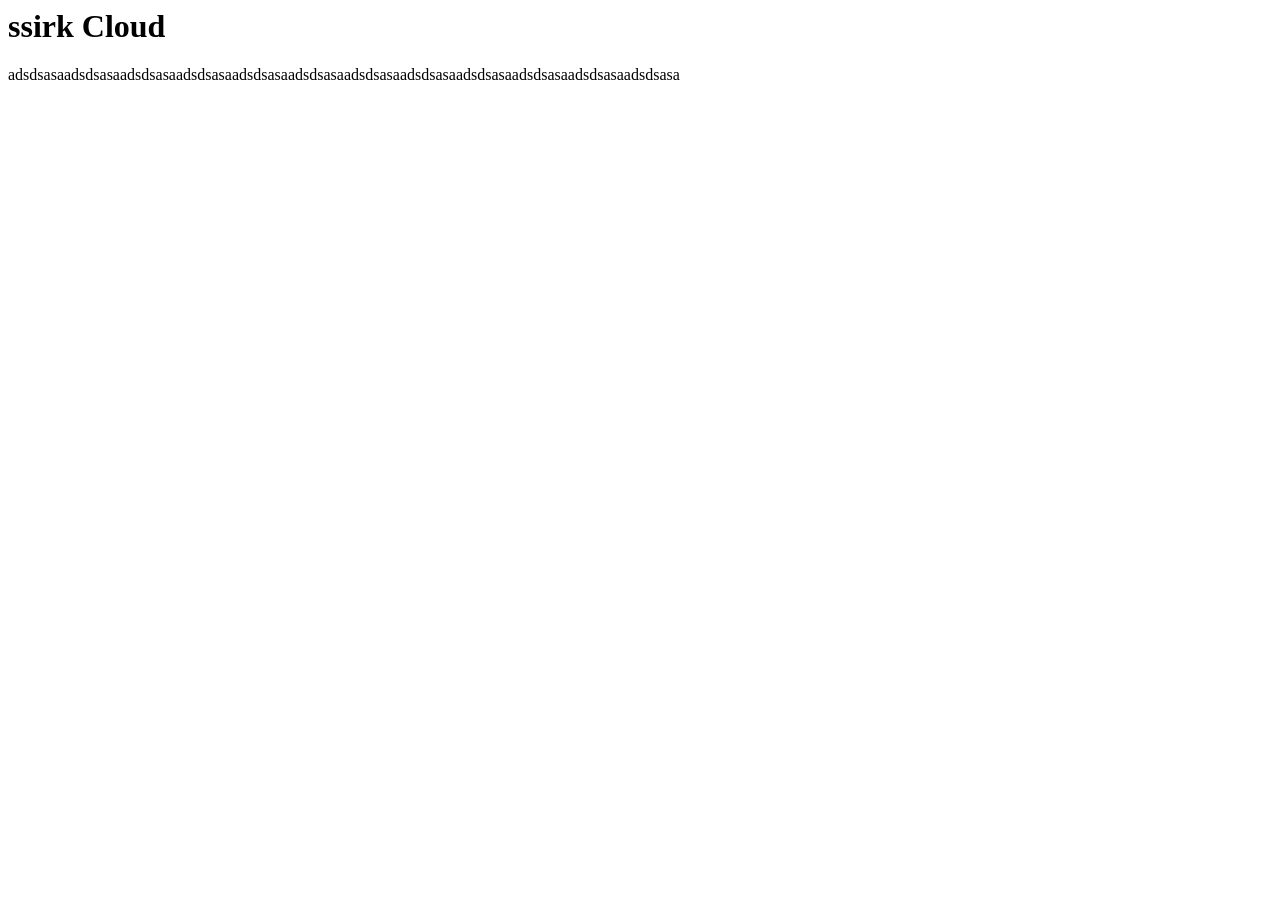
<file: .github/workflows/index.html>
<html lang="en">
<head>
    <meta charset="UTF-8">
    <meta name="viewport" content="width=device-width, initial-scale=1.0">
    <title>Document</title>
</head>
<body>
    <h1>ssirk Cloud</h1>
    <p>adsdsasaadsdsasaadsdsasaadsdsasaadsdsasaadsdsasaadsdsasaadsdsasaadsdsasaadsdsasaadsdsasaadsdsasa</p>
</body>
</html>
</file>
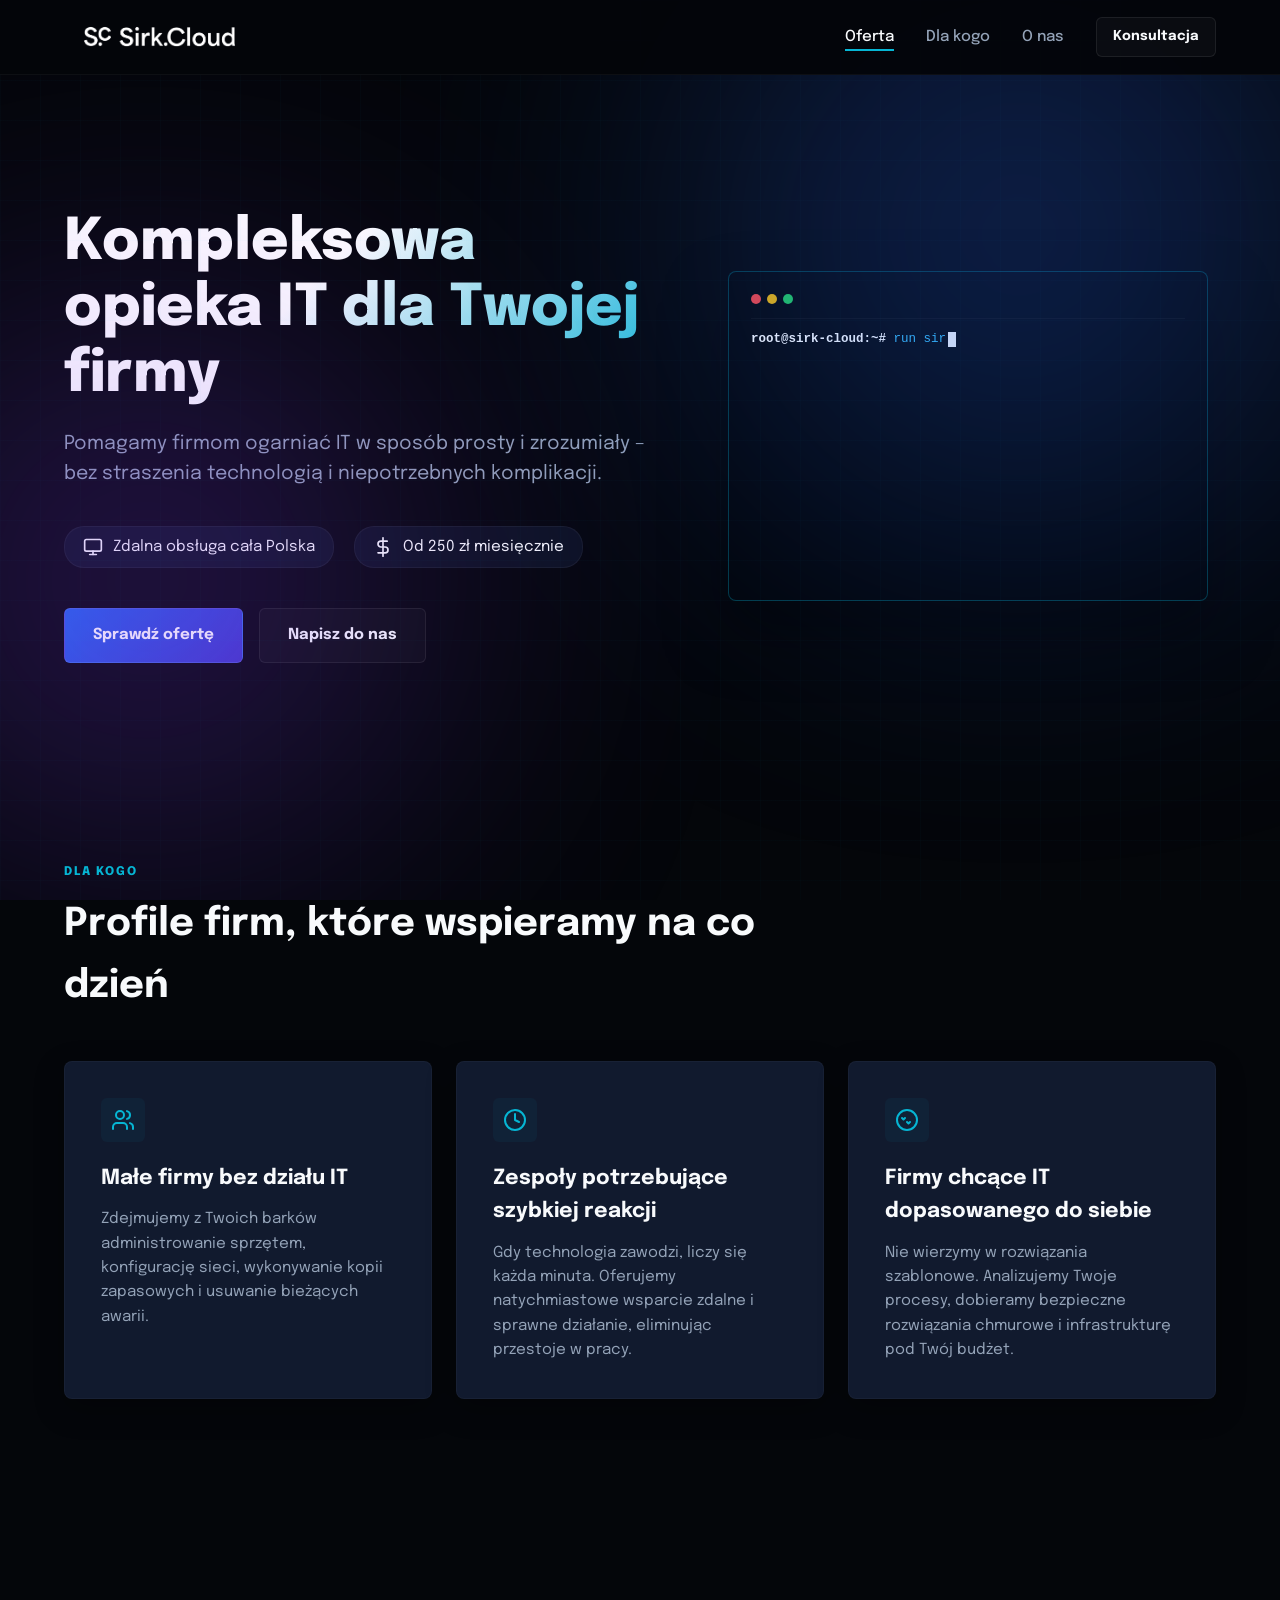
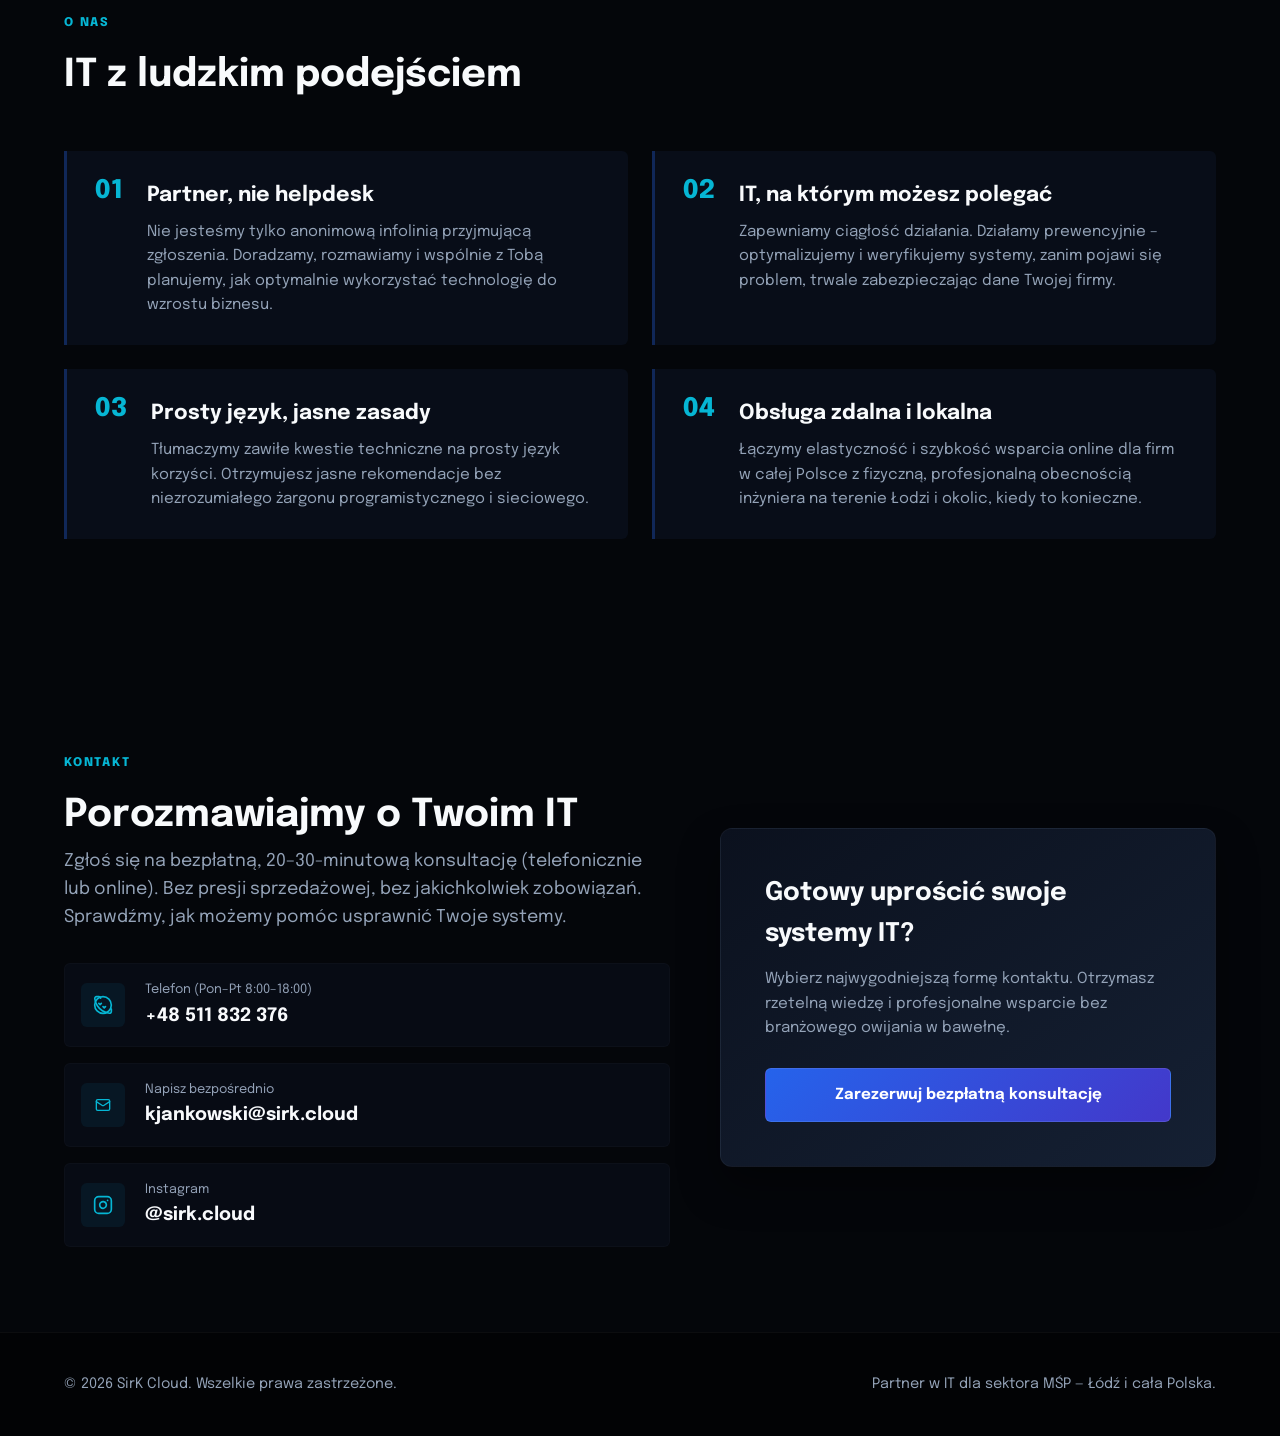
<file: index_old_z_bash.html>
<!DOCTYPE html>
<html lang="pl">
<head>
    <meta charset="UTF-8">
    <meta name="viewport" content="width=device-width, initial-scale=1.0">
    <title>SirK Cloud | Nowoczesny Outsourcing IT</title>
    
    <link rel="icon" type="image/png" href="favicon.png">
    
    <link rel="preconnect" href="https://fonts.googleapis.com">
    <link rel="preconnect" href="https://fonts.gstatic.com" crossorigin>
    <link href="https://fonts.googleapis.com/css2?family=Epilogue:wght@400;500;700;800&display=swap" rel="stylesheet">

    <style>
        /* CSS Core Reset & Base Styles */
        *, *::before, *::after { box-sizing: border-box; margin: 0; padding: 0; }

        :root {
            --bg-main: #04060a; --bg-surface: #0b111e; --bg-card: #111a2e;
            --accent-indigo: #4338ca; --accent-blue: #2563eb; --accent-cyan: #06b6d4; --accent-purple: #7c3aed;
            --text-main: #f8fafc; --text-muted: #94a3b8;
            --container-max: 1200px;
            --font-primary: 'Epilogue', sans-serif;
        }

        html { 
            font-family: var(--font-primary); 
            background-color: var(--bg-main); 
            color: var(--text-main);
        }
        body { overflow-x: hidden; position: relative; background-color: var(--bg-main); line-height: 1.6; -webkit-font-smoothing: antialiased; }
        .container { width: 100%; max-width: var(--container-max); margin: 0 auto; padding: 0 24px; }
        .section { padding: 85px 0; position: relative; z-index: 2; }
        
        #o-nas { padding: 125px 0; }

        /* Tło Aurora & Grid */
        .aurora-container { position: fixed; top: 0; left: 0; width: 100vw; height: 100vh; z-index: 1; pointer-events: none; overflow: hidden; }
        .aurora-glow { position: absolute; border-radius: 50%; filter: blur(140px); opacity: 0.28; }
        .aurora-1 { width: 650px; height: 650px; background: var(--accent-blue); top: -10%; right: -5%; }
        .aurora-2 { width: 550px; height: 550px; background: var(--accent-purple); bottom: 5%; left: -10%; }

        .tech-grid-overlay {
            position: absolute; width: 100%; height: 100%;
            background-image: 
                linear-gradient(to right, rgba(6, 182, 212, 0.02) 1px, transparent 1px),
                linear-gradient(to bottom, rgba(6, 182, 212, 0.02) 1px, transparent 1px);
            background-size: 40px 40px;
        }

        /* Header / Menu */
        .main-header {
            position: fixed; top: 0; left: 0; width: 100%; z-index: 100;
            background-color: rgba(4, 6, 10, 0.96);
            border-bottom: 1px solid rgba(255, 255, 255, 0.04); padding: 14px 0;
        }

        .header-container { display: flex; justify-content: space-between; align-items: center; }
        .logo-container { display: flex; align-items: center; text-decoration: none; cursor: pointer; }
        .logo-img { height: 46px; width: auto; object-fit: contain; }
        .logo-fallback { font-weight: 800; font-size: 1.5rem; color: var(--text-main); }
        .accent-text { color: var(--accent-cyan); }

        .main-nav ul { display: flex; list-style: none; align-items: center; gap: 32px; }
        
        .nav-link { 
            color: var(--text-muted); 
            text-decoration: none; 
            font-weight: 500; 
            font-size: 0.95rem; 
            position: relative; 
            padding: 6px 0;
            transition: color 0.2s ease;
        }
        .nav-link:hover { color: var(--text-main); }
        
        .nav-link::after { 
            content: ''; 
            position: absolute; 
            bottom: 0; 
            left: 0; 
            width: 100%; 
            height: 2px; 
            background-color: var(--accent-cyan); 
            transform: scaleX(0); 
            transition: transform 0.25s ease-in-out;
        }
        .nav-link.active { color: var(--text-main); }
        .nav-link.active::after { transform: scaleX(1); }

        /* Przyciski */
        .btn {
            display: inline-flex; align-items: center; justify-content: center; padding: 14px 28px;
            font-family: var(--font-primary); font-size: 0.95rem; font-weight: 700; text-decoration: none;
            border-radius: 6px; cursor: pointer; transition: transform 0.3s cubic-bezier(0.25, 1, 0.5, 1), background-color 0.3s ease, border-color 0.3s ease, box-shadow 0.3s ease;
        }
        .btn-sm { padding: 8px 16px; font-size: 0.85rem; }
        .btn-secondary { background-color: rgba(255, 255, 255, 0.03); color: var(--text-main); border: 1px solid rgba(255, 255, 255, 0.08); }
        .btn-secondary:hover { background-color: rgba(255, 255, 255, 0.07); border-color: var(--accent-cyan); transform: translateY(-2px); }
        
        .btn-secondary.consultation-active {
            border-color: var(--accent-cyan);
            background-color: rgba(6, 182, 212, 0.15);
            box-shadow: 0 0 15px rgba(6, 182, 212, 0.4);
        }

        .btn-primary {
            background: linear-gradient(135deg, var(--accent-blue) 0%, var(--accent-indigo) 100%);
            color: #ffffff; border: 1px solid rgba(255,255,255,0.1);
        }
        .btn-primary:hover { transform: translateY(-2px); background: linear-gradient(135deg, var(--accent-blue) 30%, var(--accent-purple) 100%); }
        .btn-full { width: 100%; }

        /* Hero Sekcja */
        .hero-section { padding-top: 210px; padding-bottom: 110px; }
        .hero-container { display: grid; grid-template-columns: 1.10fr 0.90fr; gap: 50px; align-items: center; }
        .hero-title {
            font-size: 3.6rem; font-weight: 800; margin-bottom: 20px; line-height: 1.15;
            background: linear-gradient(135deg, #ffffff 40%, var(--accent-cyan) 100%);
            -webkit-background-clip: text; -webkit-text-fill-color: transparent;
        }
        .hero-subtitle { font-size: 1.2rem; color: var(--text-muted); margin-bottom: 36px; max-width: 600px; }
        .hero-meta { display: flex; gap: 20px; margin-bottom: 40px; flex-wrap: wrap; }
        .meta-item {
            display: inline-flex; align-items: center; gap: 10px; color: var(--text-main); font-size: 0.95rem;
            background: rgba(17, 26, 46, 0.6); border: 1px solid rgba(255, 255, 255, 0.05); padding: 8px 18px; border-radius: 20px;
        }
        .hero-actions { display: flex; gap: 16px; }

        /* Terminal */
        .hero-visual { display: flex; justify-content: center; align-items: center; position: relative; width: 100%; }
        .production-terminal {
            width: 100%; max-width: 480px; min-height: 330px; max-height: 330px;
            background: #020408; border: 1px solid rgba(6, 182, 212, 0.3); border-radius: 8px;
            box-shadow: 0 30px 60px rgba(0,0,0,0.6); padding: 0 22px 22px 22px;
            font-family: 'Courier New', Courier, monospace; font-size: 12.5px; color: #38bdf8;
            text-align: left; position: relative; 
            overflow: hidden;
            -webkit-transform: translate3d(0, 0, 0);
        }

        .terminal-header { 
            position: relative; z-index: 10;
            display: flex; gap: 6px; padding-top: 22px; padding-bottom: 14px; 
            border-bottom: 1px solid rgba(255,255,255,0.04); 
        }
        .term-dot { width: 10px; height: 10px; border-radius: 50%; }
        .term-dot.red { background: #ef4444; }
        .term-dot.yellow { background: #eab308; }
        .term-dot.green { background: #22c55e; }

        .log-output { display: flex; flex-direction: column; gap: 8px; padding-top: 12px; overflow: hidden; }
        .term-row { display: block; line-height: 1.4; white-space: normal; word-break: break-all; }
        
        .progress-row-layout { display: flex; justify-content: space-between; align-items: center; width: 100%; gap: 10px; }
        .progress-bar-wrapper { display: flex; align-items: center; white-space: nowrap; overflow: hidden; flex-grow: 1; }
        .progress-bar-fill { color: #38bdf8; letter-spacing: 0px; display: inline-block; word-break: break-all; }
        .progress-percentage-val { min-width: 40px; text-align: right; font-weight: bold; flex-shrink: 0; color: #a7f3d0; }
        
        .admin-input { color: #f1f5f9; font-weight: 500; }
        #terminalHiddenInput { position: absolute; opacity: 0; pointer-events: none; width: 0; height: 0; }

        .term-cursor {
            display: inline-block; width: 8px; height: 15px; background-color: #f1f5f9;
            margin-left: 2px; vertical-align: middle; animation: blinkCursor 0.8s infinite steps(1);
        }
        @keyframes blinkCursor { 0%, 100% { opacity: 0; } 50% { opacity: 1; } }
        
        .t-bold { font-weight: bold; color: var(--text-main); }
        .t-success { color: #22c55e; font-weight: bold; }
        .t-warn { color: #eab308; }
        .t-danger { color: #ef4444; font-weight: bold; }

        /* Sekcja nagłówków */
        .section-header { margin-bottom: 44px; max-width: 700px; }
        .section-tag { display: inline-block; color: var(--accent-cyan); font-size: 0.75rem; font-weight: 800; letter-spacing: 0.15em; text-transform: uppercase; margin-bottom: 12px; }
        .section-title { font-size: 2.4rem; font-weight: 700; }

        /* Siatki */
        .cards-grid { display: grid; gap: 24px; }
        .layout-3-col { grid-template-columns: repeat(3, 1fr); }
        .layout-2-col { grid-template-columns: repeat(2, 1fr); }

        /* Karty */
        .interactive-card {
            background-color: var(--bg-card); border: 1px solid rgba(255, 255, 255, 0.03); padding: 36px; border-radius: 8px; position: relative; box-shadow: 0 10px 30px rgba(0,0,0,0.3); transition: transform 0.4s ease, border-color 0.4s ease;
        }
        .interactive-card:hover { transform: translateY(-5px); border-color: rgba(6, 182, 212, 0.3); }
        .card-icon { color: var(--accent-cyan); margin-bottom: 20px; width: 44px; height: 44px; display: flex; align-items: center; justify-content: center; background: rgba(6, 182, 212, 0.05); border-radius: 6px; }
        .interactive-card h3 { font-size: 1.3rem; margin-bottom: 12px; }
        .interactive-card p { color: var(--text-muted); font-size: 0.95rem; }

        /* Filary "O Nas" */
        .filar-item { display: flex; gap: 24px; background: rgba(17, 26, 46, 0.4); border-left: 3px solid rgba(37, 99, 235, 0.3); padding: 28px; border-radius: 0 6px 6px 0; transition: border-left-color 0.4s ease, background-color 0.4s ease; }
        .filar-item:hover { border-left-color: var(--accent-cyan); background-color: rgba(17, 26, 46, 0.7); }
        .filar-number { font-size: 1.6rem; font-weight: 800; color: var(--accent-cyan); line-height: 1; }
        .filar-content h3 { font-size: 1.3rem; margin-bottom: 8px; }
        .filar-content p { color: var(--text-muted); font-size: 0.95rem; }

        /* Sekcja Kontakt */
        .contact-container { display: grid; grid-template-columns: 1.1fr 0.9fr; gap: 50px; align-items: center; }
        .contact-lead { color: var(--text-muted); font-size: 1.1rem; margin-bottom: 32px; }
        .contact-details { display: flex; flex-direction: column; gap: 16px; }
        .contact-method { display: flex; align-items: center; gap: 20px; text-decoration: none; color: var(--text-main); padding: 16px; background: rgba(17, 26, 46, 0.3); border: 1px solid rgba(255, 255, 255, 0.02); border-radius: 6px; transition: border-color 0.4s ease, background 0.4s ease; }
        .contact-method:hover { border-color: rgba(6, 182, 212, 0.2); background: rgba(17, 26, 46, 0.6); }
        .method-icon { width: 44px; height: 44px; border-radius: 6px; background: rgba(6, 182, 212, 0.08); color: var(--accent-cyan); display: flex; align-items: center; justify-content: center; }
        .method-label { display: block; font-size: 0.8rem; color: var(--text-muted); }
        .method-value { font-weight: 700; font-size: 1.15rem; }
        .contact-cta-box { background: linear-gradient(145deg, var(--bg-surface) 0%, #152033 100%); border: 1px solid rgba(255, 255, 255, 0.04); padding: 44px; border-radius: 12px; box-shadow: 0 20px 40px rgba(0,0,0,0.4); }
        .contact-cta-box h3 { font-size: 1.6rem; margin-bottom: 12px; }
        .contact-cta-box p { color: var(--text-muted); margin-bottom: 28px; font-size: 0.95rem; }

        /* Stopka */
        .main-footer { border-top: 1px solid rgba(255, 255, 255, 0.04); padding: 40px 0; background-color: #020305; position: relative; z-index: 2; }
        .footer-container { display: flex; justify-content: space-between; align-items: center; flex-wrap: wrap; gap: 16px; color: var(--text-muted); font-size: 0.9rem; }

        /* SYSTEM POJAWIANIA SIĘ SEKCJI */
        .scroll-animate-trigger { 
            opacity: 0; 
            transform: translateY(24px); 
            transition: opacity 0.7s cubic-bezier(0.16, 1, 0.3, 1), transform 0.7s cubic-bezier(0.16, 1, 0.3, 1); 
            will-change: transform, opacity; 
        }
        .scroll-animate-trigger.active { opacity: 1; transform: translateY(0); }

        /* --- MEDIAPROF (RESPONSYWNOŚĆ MOBILNA) --- */
        @media (max-width: 1024px) {
            .hero-container, .contact-container { grid-template-columns: 1fr; gap: 40px; }
            .hero-visual { order: 1; margin-top: 20px; }
            .layout-3-col, .layout-2-col { grid-template-columns: 1fr; }
        }

        @media (max-width: 768px) {
            .section { padding: 60px 0; }
            #o-nas { padding: 60px 0; }
            .hero-section { padding-top: 130px; padding-bottom: 50px; }
            .hero-title { font-size: 2.2rem; text-align: center; }
            .hero-subtitle { font-size: 1.05rem; text-align: center; margin-bottom: 24px; }
            .hero-meta { justify-content: center; gap: 10px; }
            .hero-actions { flex-direction: column; width: 100%; gap: 12px; }
            .btn { width: 100%; }
            .main-header { padding: 10px 0; }
            .main-nav { display: none; }
            
            .production-terminal { font-size: 11px; min-height: 310px; max-height: 310px; padding: 0 16px 16px 16px; cursor: default; }
            .progress-bar-wrapper { letter-spacing: -1px; }

            .section-title { font-size: 1.7rem; }
            .filar-item { flex-direction: column; gap: 12px; border-left: none; border-top: 3px solid rgba(37, 99, 235, 0.3); padding: 20px; border-radius: 0 0 6px 6px; }
            .contact-cta-box { padding: 24px; }
            .footer-container { flex-direction: column; text-align: center; gap: 12px; }

            /* SZYBKA ANIMACJA DLA TELEFONÓW */
            .scroll-animate-trigger {
                opacity: 0;
                transform: translateY(12px);
                transition: opacity 0.35s ease-out, transform 0.35s ease-out;
            }
            .scroll-animate-trigger.active {
                opacity: 1;
                transform: translateY(0);
            }
        }
    </style>
</head>
<body>

    <div class="aurora-container" aria-hidden="true">
        <div class="tech-grid-overlay"></div>
        <div class="aurora-glow aurora-1"></div>
        <div class="aurora-glow aurora-2"></div>
    </div>

    <header class="main-header">
        <div class="container header-container">
            <a href="#" class="logo-container" data-scroll="oferta" aria-label="Przewiń na górę strony">
                <img src="RGB_Sirk Cloud_Horizontal_White_www.png" alt="SirK Cloud Logo" class="logo-img" onerror="this.style.display='none'; this.nextElementSibling.style.display='block';">
                <span class="logo-fallback" style="display:none;">SirK <span class="accent-text">Cloud</span></span>
            </a>
            <nav class="main-nav" aria-label="Nawigacja główna">
                <ul>
                    <li><a href="#oferta" data-scroll="oferta" class="nav-link">Oferta</a></li>
                    <li><a href="#dla-kogo" data-scroll="dla-kogo" class="nav-link">Dla kogo</a></li>
                    <li><a href="#o-nas" data-scroll="o-nas" class="nav-link">O nas</a></li>
                    <li><a href="#kontakt" data-scroll="kontakt" id="consultationBtn" class="btn btn-secondary btn-sm">Konsultacja</a></li>
                </ul>
            </nav>
        </div>
    </header>

    <main>
        <section class="hero-section" id="oferta">
            <div class="container hero-container">
                <div class="hero-content">
                    <h1 class="hero-title">Kompleksowa opieka IT dla Twojej firmy</h1>
                    <p class="hero-subtitle">Pomagamy firmom ogarniać IT w sposób prosty i zrozumiały – bez straszenia technologią i niepotrzebnych komplikacji.</p>
                    
                    <div class="hero-meta" aria-label="Informacje o usłudze">
                        <div class="meta-item">
                            <svg xmlns="http://www.w3.org/2000/svg" width="20" height="20" viewBox="0 0 24 24" fill="none" stroke="currentColor" stroke-width="2" stroke-linecap="round" stroke-linejoin="round"><rect width="20" height="14" x="2" y="3" rx="2"/><line x1="8" x2="16" y1="21" y2="21"/><line x1="12" x2="12" y1="17" y2="21"/></svg>
                            <span>Zdalna obsługa cała Polska</span>
                        </div>
                        <div class="meta-item">
                            <svg xmlns="http://www.w3.org/2000/svg" width="20" height="20" viewBox="0 0 24 24" fill="none" stroke="currentColor" stroke-width="2" stroke-linecap="round" stroke-linejoin="round"><line x1="12" x2="12" y1="1" y2="23"/><path d="M17 5H9.5a3.5 3.5 0 0 0 0 7h5a3.5 3.5 0 0 1 0 7H6"/></svg>
                            <span>Od 250 zł miesięcznie</span>
                        </div>
                    </div>

                    <div class="hero-actions">
                        <a href="#dla-kogo" data-scroll="dla-kogo" class="btn btn-primary">Sprawdź ofertę</a>
                        <a href="#kontakt" data-scroll="kontakt" class="btn btn-secondary">Napisz do nas</a>
                    </div>
                </div>
                
                <div class="hero-visual">
                    <div class="production-terminal" id="clickableTerminal">
                        <div class="terminal-header">
                            <div class="term-dot red"></div>
                            <div class="term-dot yellow"></div>
                            <div class="term-dot green"></div>
                        </div>
                        
                        <div id="terminalBody" class="log-output">
                            <span class="term-row"><span class="t-bold">root@sirk-cloud:~#</span> run sirk-business-support-core</span>
                            <div class="progress-row-layout" style="color:#a7f3d0;">
                                <span class="progress-bar-wrapper">&gt;&nbsp;[<span class="progress-bar-fill">██████████████████████████████████████████</span>]</span>
                                <span class="progress-percentage-val">100%</span>
                            </div>
                            <span class="term-row">&gt; Infrastruktura zoptymalizowana.</span>
                            <span class="term-row">&gt; Services status: <span class="t-success">[0] Active / Running</span></span>
                            <span class="term-row">&gt; System health check: <span class="t-success">0 errors</span> / <span class="t-warn">0 warnings</span></span>
                            <span class="term-row">&gt; Mission completed. All systems are stable.</span>
                            <span class="term-row"><span class="t-bold">root@sirk-cloud:~#</span> exit 0</span>
                            <span class="term-row">&gt; Connection closed.</span>
                            <span class="term-row"><span class="t-bold">root@sirk-cloud:~#</span> <span class="term-cursor"></span></span>
                        </div>
                        <input type="text" id="terminalHiddenInput" autocomplete="off">
                    </div>
                </div>
            </div>
        </section>

        <section class="section scroll-animate-trigger" id="dla-kogo">
            <div class="container">
                <div class="section-header">
                    <span class="section-tag">Dla kogo</span>
                    <h2 class="section-title">Profile firm, które wspieramy na co dzień</h2>
                </div>
                
                <div class="cards-grid layout-3-col">
                    <div class="interactive-card">
                        <div class="card-icon">
                            <svg xmlns="http://www.w3.org/2000/svg" width="24" height="24" viewBox="0 0 24 24" fill="none" stroke="currentColor" stroke-width="2" stroke-linecap="round" stroke-linejoin="round"><path d="M16 21v-2a4 4 0 0 0-4-4H6a4 4 0 0 0-4 4v2"/><circle cx="9" cy="7" r="4"/><path d="M22 21v-2a4 4 0 0 0-3-3.87"/><path d="M16 3.13a4 4 0 0 1 0 7.75"/></svg>
                        </div>
                        <h3>Małe firmy bez działu IT</h3>
                        <p>Zdejmujemy z Twoich barków administrowanie sprzętem, konfigurację sieci, wykonywanie kopii zapasowych i usuwanie bieżących awarii.</p>
                    </div>

                    <div class="interactive-card">
                        <div class="card-icon">
                            <svg xmlns="http://www.w3.org/2000/svg" width="24" height="24" viewBox="0 0 24 24" fill="none" stroke="currentColor" stroke-width="2" stroke-linecap="round" stroke-linejoin="round"><circle cx="12" cy="12" r="10"/><polyline points="12 6 12 12 16 14"/></svg>
                        </div>
                        <h3>Zespoły potrzebujące szybkiej reakcji</h3>
                        <p>Gdy technologia zawodzi, liczy się każda minuta. Oferujemy natychmiastowe wsparcie zdalne i sprawne działanie, eliminując przestoje w pracy.</p>
                    </div>

                    <div class="interactive-card">
                        <div class="card-icon">
                            <svg xmlns="http://www.w3.org/2000/svg" width="24" height="24" viewBox="0 0 24 24" fill="none" stroke="currentColor" stroke-width="2" stroke-linecap="round" stroke-linejoin="round"><path d="M12 22c5.523 0 10-4.477 10-10S17.523 2 12 2 2 6.477 2 12s4.477 10 10 10z"/><path d="m10 10-1.5 1.5L7 10"/><path d="m15 14-1.5 1.5L12 14"/></svg>
                        </div>
                        <h3>Firmy chcące IT dopasowanego do siebie</h3>
                        <p>Nie wierzymy w rozwiązania szablonowe. Analizujemy Twoje procesy, dobieramy bezpieczne rozwiązania chmurowe i infrastrukturę pod Twój budżet.</p>
                    </div>
                </div>
            </div>
        </section>

        <section class="section scroll-animate-trigger" id="o-nas">
            <div class="container">
                <div class="section-header">
                    <span class="section-tag">O nas</span>
                    <h2 class="section-title">IT z ludzkim podejściem</h2>
                </div>

                <div class="cards-grid layout-2-col">
                    <div class="filar-item">
                        <div class="filar-number">01</div>
                        <div class="filar-content">
                            <h3>Partner, nie helpdesk</h3>
                            <p>Nie jesteśmy tylko anonimową infolinią przyjmującą zgłoszenia. Doradzamy, rozmawiamy i wspólnie z Tobą planujemy, jak optymalnie wykorzystać technologię do wzrostu biznesu.</p>
                        </div>
                    </div>

                    <div class="filar-item">
                        <div class="filar-number">02</div>
                        <div class="filar-content">
                            <h3>IT, na którym możesz polegać</h3>
                            <p>Zapewniamy ciągłość działania. Działamy prewencyjnie – optymalizujemy i weryfikujemy systemy, zanim pojawi się problem, trwale zabezpieczając dane Twojej firmy.</p>
                        </div>
                    </div>

                    <div class="filar-item">
                        <div class="filar-number">03</div>
                        <div class="filar-content">
                            <h3>Prosty język, jasne zasady</h3>
                            <p>Tłumaczymy zawiłe kwestie techniczne na prosty język korzyści. Otrzymujesz jasne rekomendacje bez niezrozumiałego żargonu programistycznego i sieciowego.</p>
                        </div>
                    </div>

                    <div class="filar-item">
                        <div class="filar-number">04</div>
                        <div class="filar-content">
                            <h3>Obsługa zdalna i lokalna</h3>
                            <p>Łączymy elastyczność i szybkość wsparcia online dla firm w całej Polsce z fizyczną, profesjonalną obecnością inżyniera na terenie Łodzi i okolic, kiedy to konieczne.</p>
                        </div>
                    </div>
                </div>
            </div>
        </section>

        <section class="section scroll-animate-trigger" id="kontakt">
            <div class="container contact-container">
                <div class="contact-info-block">
                    <span class="section-tag">Kontakt</span>
                    <h2 class="section-title">Porozmawiajmy o Twoim IT</h2>
                    <p class="contact-lead">Zgłoś się na bezpłatną, 20–30-minutową konsultację (telefonicznie lub online). Bez presji sprzedażowej, bez jakichkolwiek zobowiązań. Sprawdźmy, jak możemy pomóc usprawnić Twoje systemy.</p>
                    
                    <div class="contact-details">
                        <a href="tel:+48511832376" class="contact-method" aria-label="Zadzwoń do nas pod numer +48 511 832 376">
                            <div class="method-icon">
                                <svg xmlns="http://www.w3.org/2000/svg" width="20" height="20" viewBox="0 0 24 24" fill="none" stroke="currentColor" stroke-width="2" stroke-linecap="round" stroke-linejoin="round"><path d="M22 16.92v3a2 2 0 0 1-2.18 2 19.79 19.79 0 0 1-8.63-3.07 19.5 19.5 0 0 1-6-6 19.79 19.79 0 0 1-3.07-8.67A2 2 0 0 1 4.11 2h3a2 2 0 0 1 2 1.72"/><path d="M12 22c5.523 0 10-4.477 10-10S17.523 2 12 2 2 6.477 2 12s4.477 10 10 10z"/><path d="m10 10-1.5 1.5L7 10"/><path d="m15 14-1.5 1.5L12 14"/></svg>
                            </div>
                            <div>
                                <span class="method-label">Telefon (Pon–Pt 8:00–18:00)</span>
                                <span class="method-value">+48 511 832 376</span>
                            </div>
                        </a>

                        <a href="mailto:kjankowski@sirk.cloud" class="contact-method" aria-label="Wyślij wiadomość e-mail na adres kjankowski@sirk.cloud">
                            <div class="method-icon">
                                <svg xmlns="http://www.w3.org/2000/svg" width="20" height="16" viewBox="0 0 24 24" fill="none" stroke="currentColor" stroke-width="2" stroke-linecap="round" stroke-linejoin="round"><rect width="20" height="16" x="2" y="4" rx="2"/><path d="m22 7-8.97 5.7a1.94 1.94 0 0 1-2.06 0L2 7"/></svg>
                            </div>
                            <div>
                                <span class="method-label">Napisz bezpośrednio</span>
                                <span class="method-value">kjankowski@sirk.cloud</span>
                            </div>
                        </a>

                        <a href="https://instagram.com/sirk.cloud" target="_blank" rel="noopener noreferrer" class="contact-method" aria-label="Odwiedź nasz profil na Instagramie @sirk.cloud">
                            <div class="method-icon">
                                <svg xmlns="http://www.w3.org/2000/svg" width="20" height="20" viewBox="0 0 24 24" fill="none" stroke="currentColor" stroke-width="2" stroke-linecap="round" stroke-linejoin="round"><rect width="20" height="20" x="2" y="2" rx="5" ry="5"/><path d="M16 11.37A4 4 0 1 1 12.63 8 4 4 0 0 1 16 11.37z"/><line x1="17.5" x2="17.51" y1="6.5" y2="6.5"/></svg>
                            </div>
                            <div>
                                <span class="method-label">Instagram</span>
                                <span class="method-value">@sirk.cloud</span>
                            </div>
                        </a>
                    </div>
                </div>

                <div class="contact-cta-box">
                    <h3>Gotowy uprościć swoje systemy IT?</h3>
                    <p>Wybierz najwygodniejszą formę kontaktu. Otrzymasz rzetelną wiedzę i profesjonalne wsparcie bez branżowego owijania w bawełnę.</p>
                    <a href="mailto:kjankowski@sirk.cloud?subject=Bezp%C5%82atna%20konsultacja%20IT" class="btn btn-primary btn-full">Zarezerwuj bezpłatną konsultację</a>
                </div>
            </div>
        </section>
    </main>

    <footer class="main-footer">
        <div class="container footer-container">
            <p>&copy; 2026 SirK Cloud. Wszelkie prawa zastrzeżone.</p>
            <p class="footer-sub">Partner w IT dla sektora MŚP — Łódź i cała Polska.</p>
        </div>
    </footer>

    <script>
        document.addEventListener('DOMContentLoaded', () => {
            const terminalWindow = document.getElementById('clickableTerminal');
            const terminalBody = document.getElementById('terminalBody');
            const hiddenInput = document.getElementById('terminalHiddenInput');
            let isInteractiveEnabled = false;

            // --- REVEAL INTERSECTION OBSERVER ---
            const initScrollReveal = () => {
                const sectionsToObserve = document.querySelectorAll('.scroll-animate-trigger');
                const isMobile = window.innerWidth <= 768;
                
                const observerOptions = {
                    root: null,
                    threshold: 0, 
                    rootMargin: isMobile ? "0px 0px 0px 0px" : "0px 0px -50px 0px"
                };

                const observer = new IntersectionObserver((entries) => {
                    entries.forEach(entry => {
                        if (entry.isIntersecting) {
                            entry.target.classList.add('active');
                            observer.unobserve(entry.target);
                        }
                    });
                }, observerOptions);
                
                sectionsToObserve.forEach(sec => observer.observe(sec));
            };
            initScrollReveal();

            // Zatrzymujemy wykonywanie skryptu terminala na mobile
            if (window.innerWidth <= 768) {
                return;
            }

            // Czyszczenie pod animację na desktopie
            terminalBody.innerHTML = "";

            const appendLog = (html) => {
                const row = document.createElement('span');
                row.className = 'term-row';
                row.innerHTML = html;
                terminalBody.appendChild(row);
                while (terminalBody.children.length > 11) {
                    terminalBody.removeChild(terminalBody.firstChild);
                }
                return row;
            };

            const createInteractivePromptLine = () => {
                const row = document.createElement('span');
                row.className = 'term-row';
                row.innerHTML = `<span class="t-bold">root@sirk-cloud:~#</span> <span class="admin-input"></span><span class="term-cursor"></span>`;
                terminalBody.appendChild(row);
                while (terminalBody.children.length > 11) {
                    terminalBody.removeChild(terminalBody.firstChild);
                }
                hiddenInput.value = "";
                hiddenInput.focus();
            };

            const sleep = (ms) => new Promise(r => setTimeout(r, ms));

            const runAutoSequence = async () => {
                const firstRow = document.createElement('span');
                firstRow.className = 'term-row';
                firstRow.innerHTML = `<span class="t-bold">root@sirk-cloud:~#</span> <span class="term-text-container"></span><span class="term-cursor"></span>`;
                terminalBody.appendChild(firstRow);
                
                await sleep(1500);
                
                const textContainer = firstRow.querySelector('.term-text-container');
                const commandText = "run sirk-business-support-core";
                
                for (let i = 0; i < commandText.length; i++) {
                    textContainer.textContent += commandText[i];
                    await sleep(60); 
                }
                
                const firstCursor = firstRow.querySelector('.term-cursor');
                if(firstCursor) firstCursor.remove();

                await sleep(600);
                
                const progressRow = appendLog(`
                    <div class="progress-row-layout" style="color:#a7f3d0;">
                        <span class="progress-bar-wrapper">&gt;&nbsp;[<span class="progress-bar-fill"></span>]</span>
                        <span class="progress-percentage-val">0%</span>
                    </div>
                `);
                
                const progressBarFill = progressRow.querySelector('.progress-bar-fill');
                const progressPercentageVal = progressRow.querySelector('.progress-percentage-val');
                
                const totalBlocks = 41; 
                for (let i = 1; i <= totalBlocks; i++) {
                    progressBarFill.textContent += "█";
                    const percentage = Math.round((i / totalBlocks) * 100);
                    progressPercentageVal.textContent = `${percentage}%`;
                    await sleep(35); 
                }

                await sleep(600);
                appendLog(`&gt; Infrastruktura zoptymalizowana.`);
                await sleep(700);
                appendLog(`&gt; Services status: <span class="t-success">[0] Active / Running</span>`);
                await sleep(700);
                appendLog(`&gt; System health check: <span class="t-success">0 errors</span> / <span class="t-warn">0 warnings</span>`);
                await sleep(800);
                appendLog(`&gt; Mission completed. All systems are stable.`);
                
                const exitRow = document.createElement('span');
                exitRow.className = 'term-row';
                exitRow.innerHTML = `<span class="t-bold">root@sirk-cloud:~#</span> <span class="exit-text-container"></span><span class="term-cursor"></span>`;
                terminalBody.appendChild(exitRow);
                while (terminalBody.children.length > 11) {
                    terminalBody.removeChild(terminalBody.firstChild);
                }

                await sleep(3000);

                const exitTextContainer = exitRow.querySelector('.exit-text-container');
                const exitCommandText = "exit 0";

                for (let i = 0; i < exitCommandText.length; i++) {
                    exitTextContainer.textContent += exitCommandText[i];
                    await sleep(80); 
                }

                const exitCursor = exitRow.querySelector('.term-cursor');
                if(exitCursor) exitCursor.remove();

                await sleep(500);
                appendLog(`&gt; Connection closed.`);
                await sleep(400);
                
                isInteractiveEnabled = true;
                createInteractivePromptLine();
            };

            terminalWindow.addEventListener('click', () => { 
                if(isInteractiveEnabled) hiddenInput.focus(); 
            });
            
            hiddenInput.addEventListener('input', (e) => {
                if(!isInteractiveEnabled) return;
                const rows = terminalBody.querySelectorAll('.term-row');
                if(rows.length > 0) {
                    const span = rows[rows.length - 1].querySelector('.admin-input');
                    if(span) span.textContent = e.target.value;
                }
            });

            hiddenInput.addEventListener('keydown', (e) => {
                if(e.key === 'Enter' && isInteractiveEnabled) {
                    const val = hiddenInput.value.trim();
                    const rows = terminalBody.querySelectorAll('.term-row');
                    if(rows.length > 0) {
                        const lastCursor = rows[rows.length - 1].querySelector('.term-cursor');
                        if(lastCursor) lastCursor.remove();
                    }
                    if(val === 'clear' || val === 'exit') terminalBody.innerHTML = "";
                    else if(val !== "") appendLog(`<span class="t-danger">bash: "${val}": command not found</span>`);
                    createInteractivePromptLine();
                }
            });

            runAutoSequence();
        });

        // --- NATIVE SMOOTH SCROLL ---
        document.querySelectorAll('[data-scroll]').forEach(trigger => {
            trigger.addEventListener('click', (e) => {
                e.preventDefault();
                const targetId = trigger.getAttribute('data-scroll');
                const targetSection = document.getElementById(targetId);
                if (!targetSection) return;

                const menuOffset = window.innerWidth <= 768 ? 65 : 95;
                const targetPosition = targetSection.offsetTop - menuOffset;

                window.scrollTo({
                    top: targetPosition,
                    behavior: 'smooth'
                });
            });
        });

        // Lekki ScrollSpy
        const sections = document.querySelectorAll('section[id], #kontakt');
        const navLinks = document.querySelectorAll('.nav-link');
        const consultationBtn = document.getElementById('consultationBtn');
        const menuOffset = 105;

        const updateActiveMenuLink = () => {
            if (window.innerWidth <= 768) return;

            let currentActiveId = "oferta";
            const scrollPosition = window.scrollY + menuOffset;
            const isAtBottom = (window.innerHeight + window.scrollY) >= document.documentElement.scrollHeight - 20;

            sections.forEach(section => {
                if (scrollPosition >= section.offsetTop) {
                    currentActiveId = section.getAttribute('id');
                }
            });

            if (isAtBottom) {
                navLinks.forEach(link => link.classList.remove('active'));
                consultationBtn.classList.add('consultation-active');
            } else {
                consultationBtn.classList.remove('consultation-active');
                navLinks.forEach(link => {
                    if (link.getAttribute('data-scroll') === currentActiveId) {
                        link.classList.add('active');
                    } else {
                        link.classList.remove('active');
                    }
                });
            }
        };

        window.addEventListener('scroll', updateActiveMenuLink, { passive: true });
    </script>
</body>
</html>
</file>
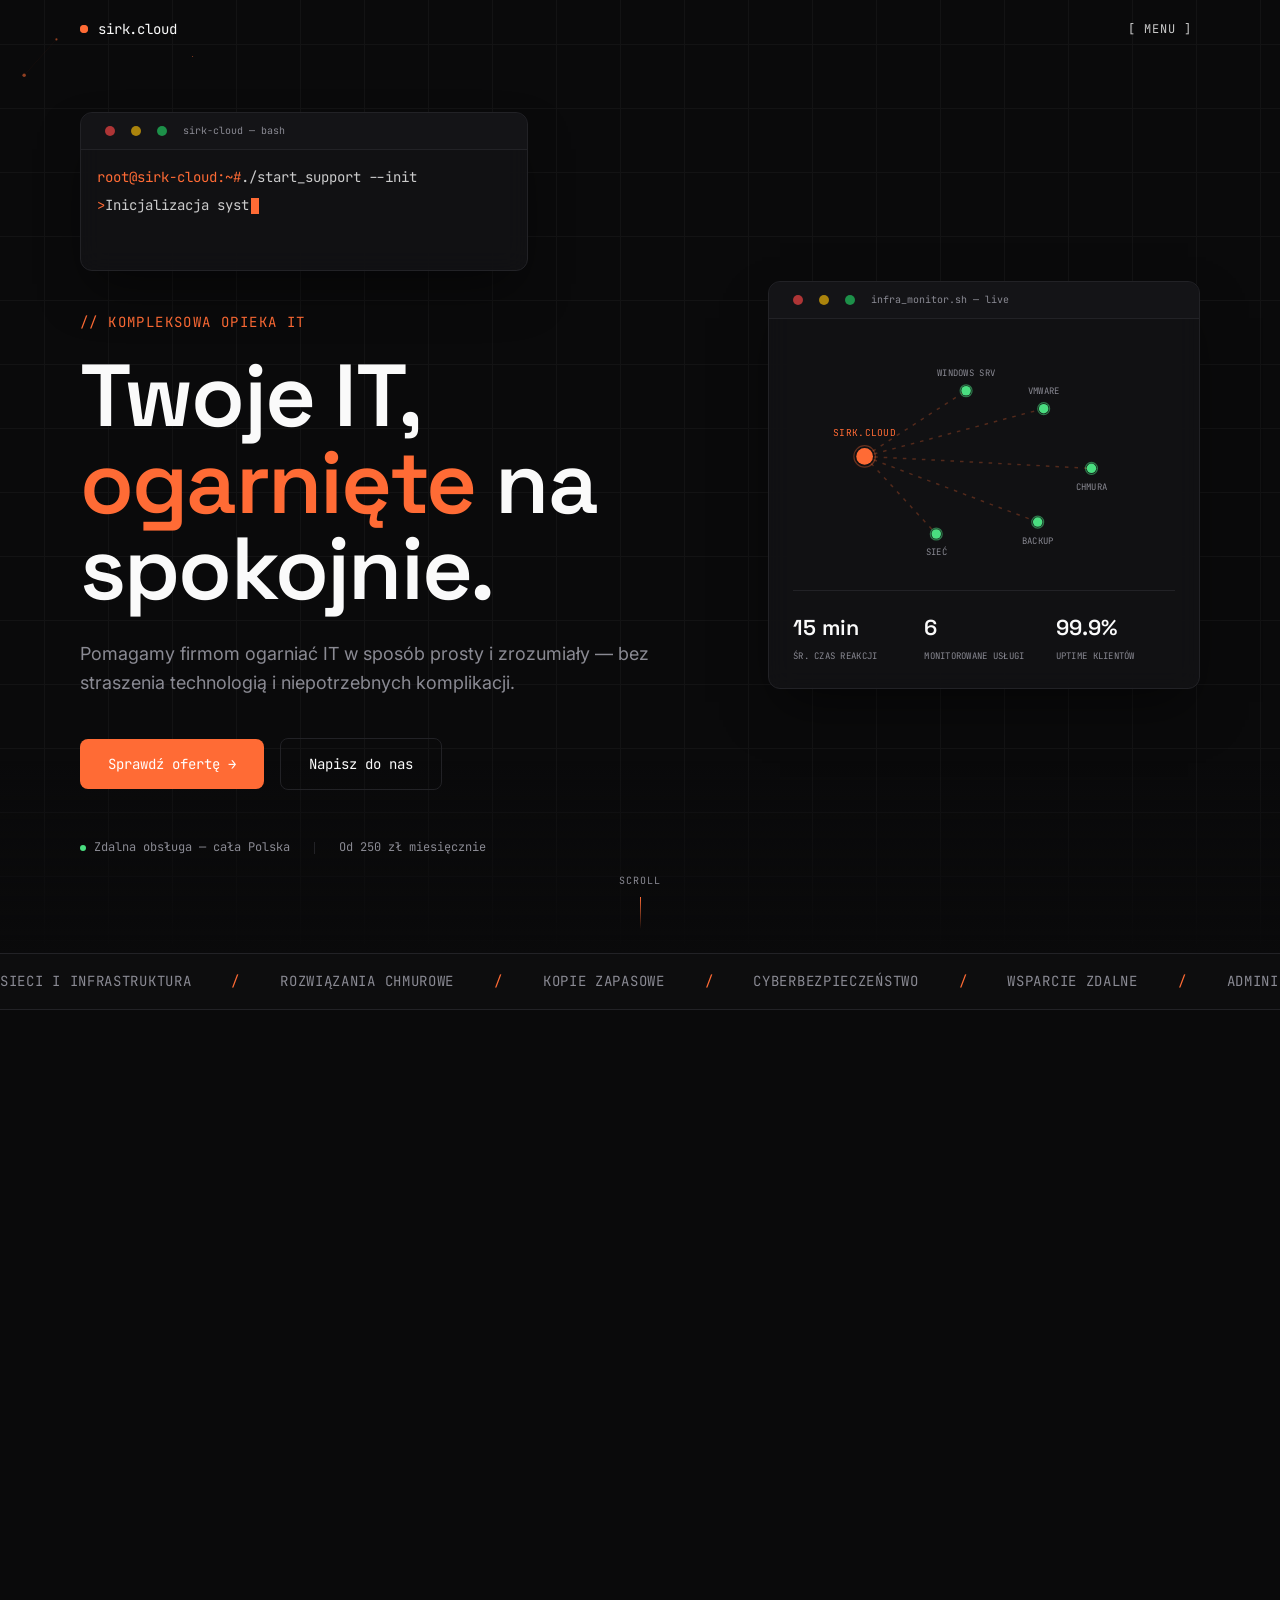
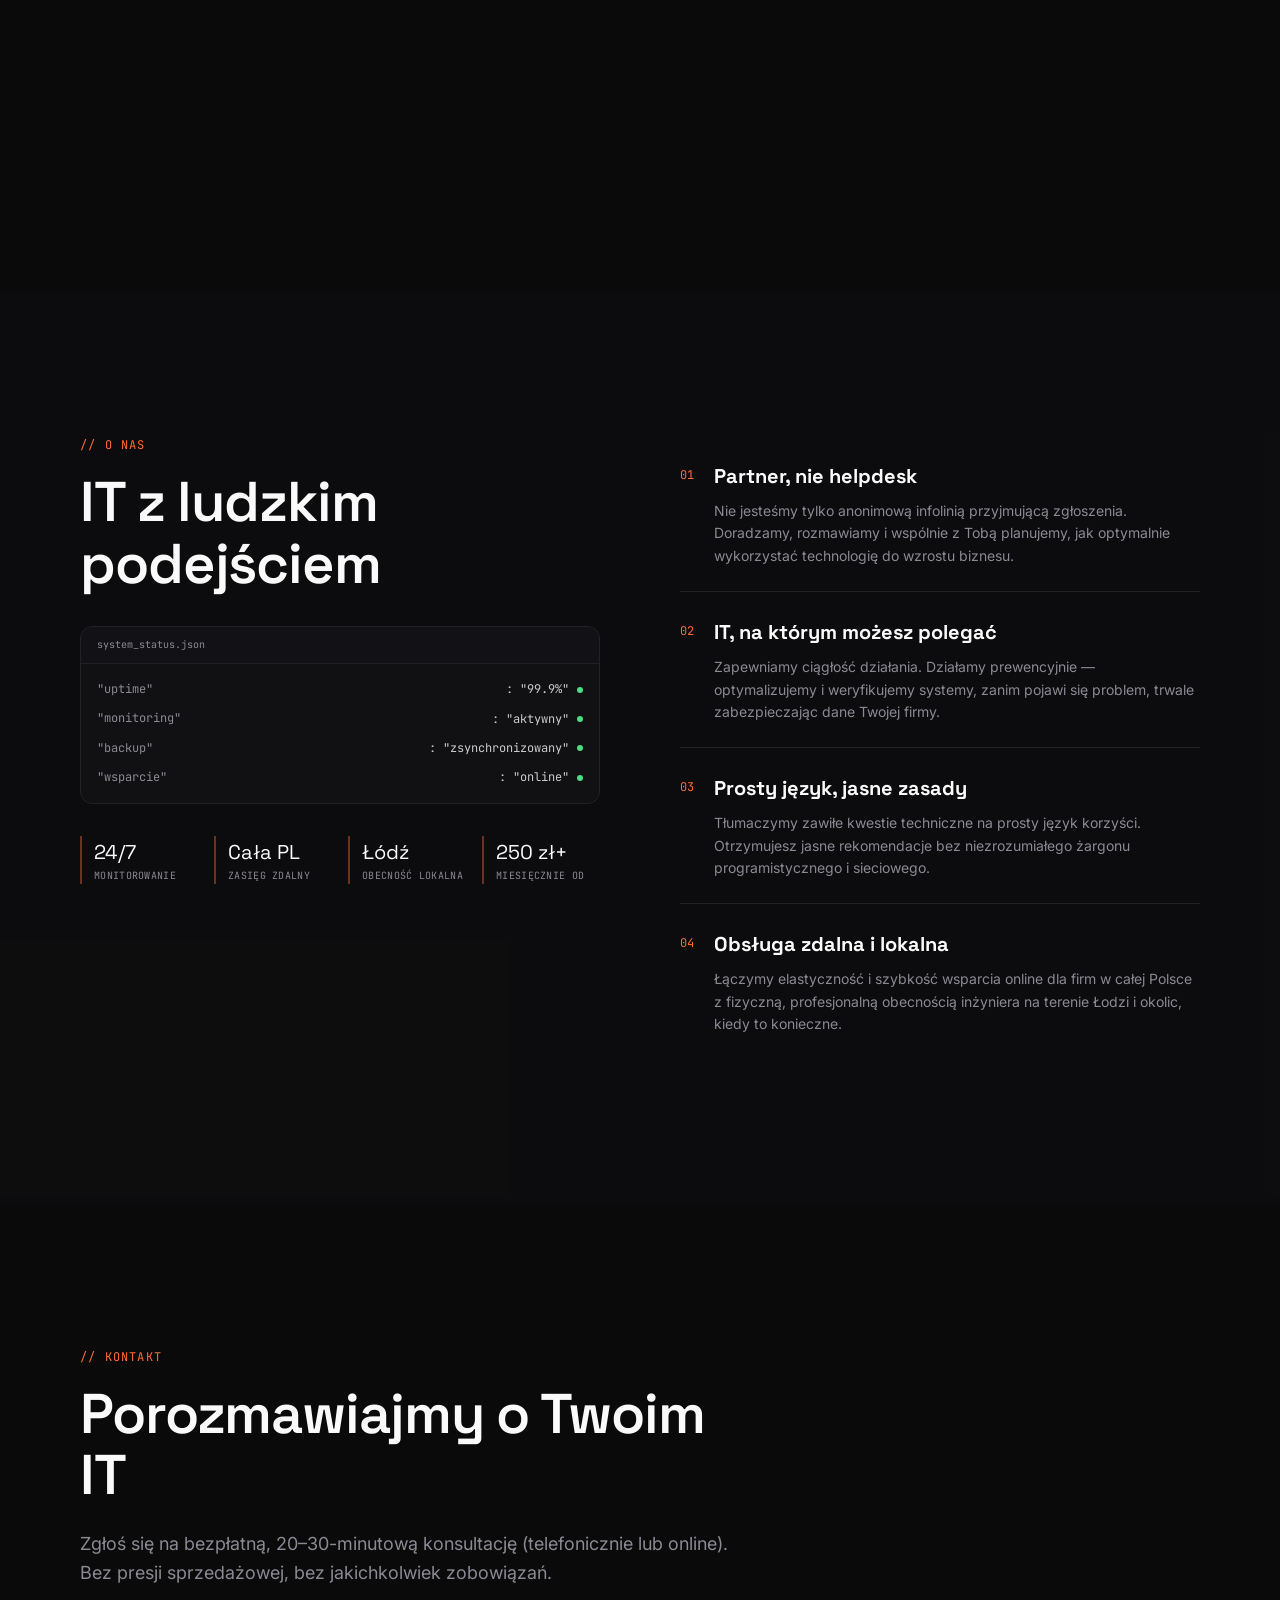
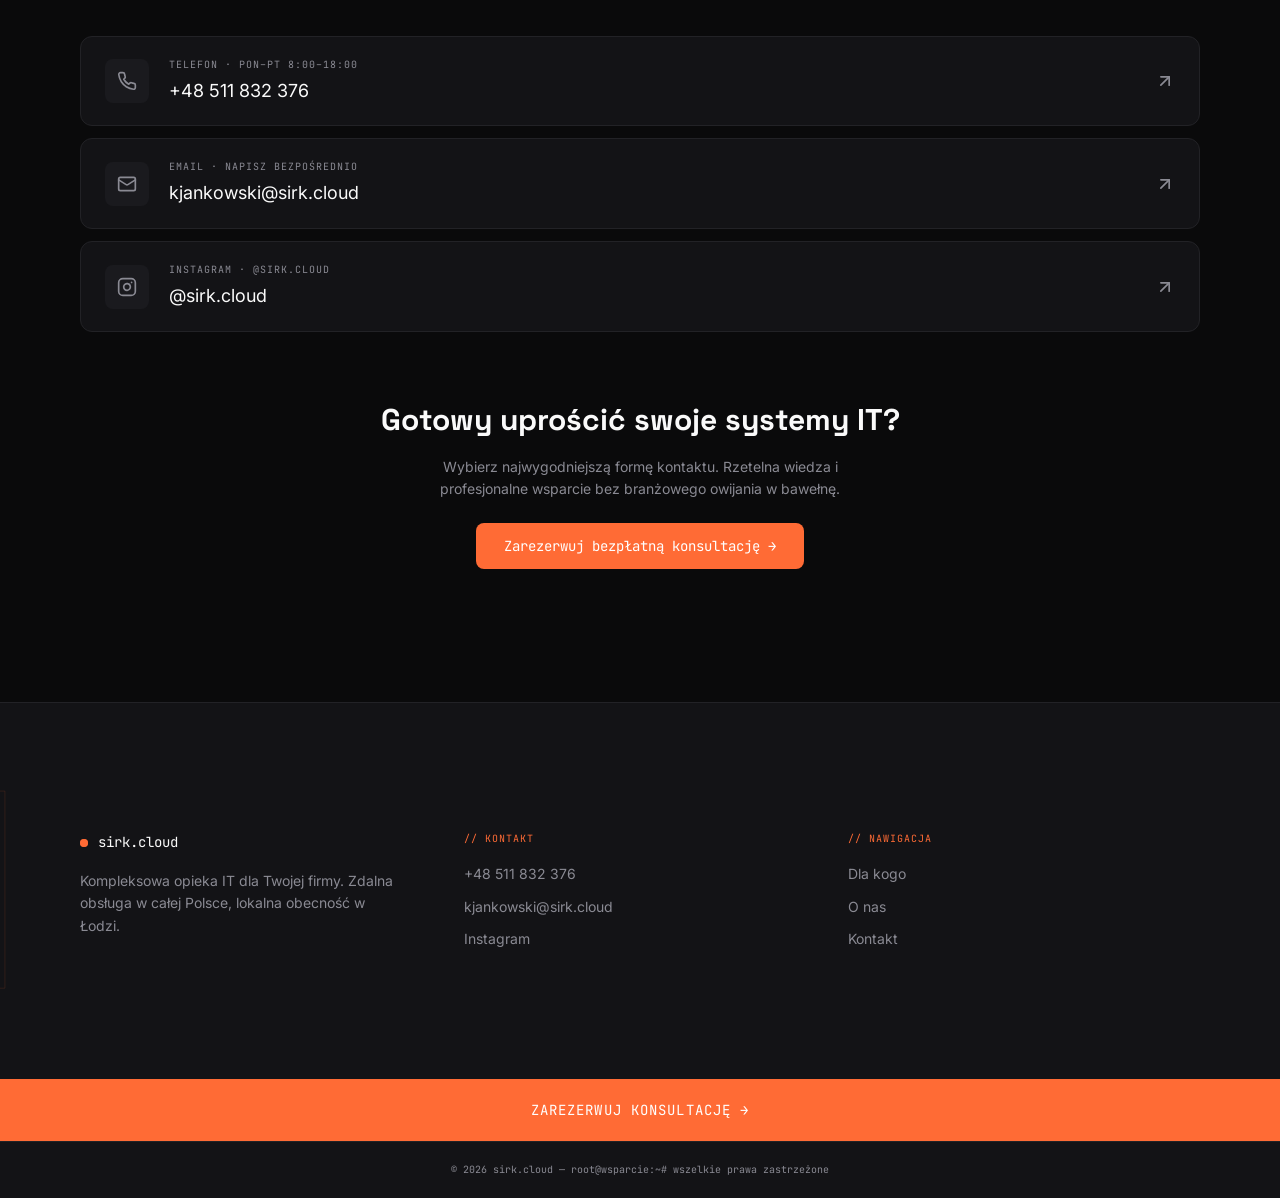
<file: ver3.html>
<!DOCTYPE html>
<html lang="pl">
<head>
<meta charset="UTF-8" />
<meta name="viewport" content="width=device-width, initial-scale=1.0" />
<title>sirk.cloud — IT z ludzkim podejściem</title>
<meta name="description" content="Kompleksowa opieka IT dla Twojej firmy. Pomagamy firmom ogarniać IT w sposób prosty i zrozumiały." />
<link rel="preconnect" href="https://fonts.googleapis.com">
<link rel="preconnect" href="https://fonts.gstatic.com" crossorigin>
<link href="https://fonts.googleapis.com/css2?family=Inter:wght@300;400;500;600&family=JetBrains+Mono:wght@400;500&family=Space+Grotesk:wght@400;500;600;700&display=swap" rel="stylesheet">
<style>
  *, *::before, *::after { box-sizing: border-box; margin: 0; padding: 0; }

  :root {
    --bg: #0A0A0B;
    --card: #131316;
    --fg: #FAFAFA;
    --muted: #8A8A93;
    --muted-50: rgba(138,138,147,0.5);
    --primary: #FF6B35;
    --border: #222226;
    --radius: 0.75rem;
    --font-display: 'Space Grotesk', system-ui, sans-serif;
    --font-body: 'Inter', system-ui, sans-serif;
    --font-mono: 'JetBrains Mono', ui-monospace, monospace;
  }

  html { scroll-behavior: smooth; }

  body {
    background: var(--bg);
    color: var(--fg);
    font-family: var(--font-body);
    -webkit-font-smoothing: antialiased;
    line-height: 1.6;
    overflow-x: hidden;
  }

  ::selection { background: var(--primary); color: #fff; }

  ::-webkit-scrollbar { width: 8px; }
  ::-webkit-scrollbar-track { background: var(--bg); }
  ::-webkit-scrollbar-thumb { background: var(--border); border-radius: 4px; }
  ::-webkit-scrollbar-thumb:hover { background: rgba(255,107,53,0.6); }

  a { color: inherit; text-decoration: none; }
  button { font-family: inherit; cursor: pointer; border: none; background: none; color: inherit; }
  img { display: block; max-width: 100%; }

  /* ---------- NAVBAR ---------- */
  .navbar {
    position: fixed; top: 0; left: 0; right: 0; z-index: 50;
    transition: background 0.5s, backdrop-filter 0.5s, border-color 0.5s;
    border-bottom: 1px solid transparent;
  }
  .navbar.scrolled {
    background: rgba(10,10,11,0.8);
    backdrop-filter: blur(20px);
    -webkit-backdrop-filter: blur(20px);
    border-bottom-color: var(--border);
  }
  .nav-inner {
    display: flex; align-items: center; justify-content: space-between;
    padding: 1.25rem clamp(1.5rem, 8vw, 5rem);
  }
  .nav-logo { display: flex; align-items: center; gap: 0.625rem; }
  .nav-dot { position: relative; display: inline-flex; width: 8px; height: 8px; }
  .nav-dot::before {
    content: ''; position: absolute; inset: 0; border-radius: 50%;
    background: var(--primary); opacity: 0.75;
    animation: ping 1.5s cubic-bezier(0,0,0.2,1) infinite;
  }
  .nav-dot::after {
    content: ''; position: relative; display: inline-flex; width: 8px; height: 8px;
    border-radius: 50%; background: var(--primary);
  }
  @keyframes ping {
    75%, 100% { transform: scale(2.2); opacity: 0; }
  }
  .nav-logo span { font-family: var(--font-mono); font-size: 0.875rem; letter-spacing: -0.01em; }
  .nav-menu-btn {
    font-family: var(--font-mono); font-size: 0.75rem; letter-spacing: 0.08em;
    text-transform: uppercase; color: rgba(250,250,250,0.8);
    transition: color 0.3s; padding: 0 0.5rem;
  }
  .nav-menu-btn:hover { color: var(--primary); }
  .nav-menu-btn:focus-visible { outline: 2px solid var(--primary); outline-offset: 2px; border-radius: 2px; }

  /* ---------- MENU OVERLAY ---------- */
  .menu-overlay {
    position: fixed; inset: 0; z-index: 40;
    background: rgba(10,10,11,0.95);
    backdrop-filter: blur(24px); -webkit-backdrop-filter: blur(24px);
    display: flex; align-items: center; justify-content: center;
    opacity: 0; pointer-events: none; transition: opacity 0.4s cubic-bezier(0.22,1,0.36,1);
  }
  .menu-overlay.open { opacity: 1; pointer-events: auto; }
  .menu-overlay nav { display: flex; flex-direction: column; align-items: center; gap: 1.5rem; }
  .menu-link {
    font-family: var(--font-display); font-size: clamp(2.5rem, 6vw, 4rem);
    color: var(--fg); opacity: 0; transform: translateY(30px);
    transition: color 0.3s;
  }
  .menu-overlay.open .menu-link { animation: menuIn 0.5s cubic-bezier(0.22,1,0.36,1) forwards; }
  .menu-overlay.open .menu-link:nth-child(1) { animation-delay: 0.08s; }
  .menu-overlay.open .menu-link:nth-child(2) { animation-delay: 0.15s; }
  .menu-overlay.open .menu-link:nth-child(3) { animation-delay: 0.22s; }
  .menu-overlay.open .menu-phone { animation: menuIn 0.5s 0.4s cubic-bezier(0.22,1,0.36,1) forwards; }
  @keyframes menuIn { to { opacity: 1; transform: translateY(0); } }
  .menu-link:hover { color: var(--primary); }
  .menu-link:focus-visible { outline: 2px solid var(--primary); outline-offset: 4px; border-radius: 4px; }
  .menu-phone {
    margin-top: 1.5rem; font-family: var(--font-mono); font-size: 0.875rem;
    color: var(--muted); opacity: 0; transition: color 0.3s;
  }
  .menu-phone:hover { color: var(--primary); }

  /* ---------- HERO ---------- */
  .hero { position: relative; min-height: 100vh; background: var(--bg); overflow: hidden; }
  #particle-canvas { position: absolute; inset: 0; pointer-events: none; }
  .hero-grid {
    position: absolute; inset: -20px; pointer-events: none; opacity: 0.04;
    background-image:
      linear-gradient(to right, #fff 1px, transparent 1px),
      linear-gradient(to bottom, #fff 1px, transparent 1px);
    background-size: 64px 64px;
    transition: transform 0.3s ease-out;
    will-change: transform;
  }
  .hero-fade { position: absolute; bottom: 0; left: 0; right: 0; height: 12rem;
    background: linear-gradient(to top, var(--bg), transparent); pointer-events: none; }
  .hero-content {
    position: relative; z-index: 10; min-height: 100vh;
    display: flex; flex-direction: column; justify-content: center;
    padding: 7rem clamp(1.5rem, 8vw, 5rem) 6rem;
  }
  @media (min-width: 1024px) {
    .hero-content {
      display: grid; grid-template-columns: 1.15fr 0.85fr;
      align-items: center; gap: clamp(2rem, 4vw, 4rem);
    }
  }
  .hero-text { min-width: 0; }

  /* ---------- HERO VISUAL (infra monitor) ---------- */
  .hero-visual { display: none; }
  @media (min-width: 1024px) { .hero-visual { display: block; } }
  .infra-card { max-width: 27rem; margin-left: auto; }
  .infra-body { padding: 1.5rem; }
  .infra-svg { width: 100%; height: auto; display: block; margin-bottom: 1.25rem; overflow: visible; }
  .infra-hub-ring {
    fill: none; stroke: rgba(255,107,53,0.35); stroke-width: 1;
    animation: hubPulse 2.4s ease-out infinite;
    transform-origin: center;
  }
  @keyframes hubPulse {
    0% { r: 9; opacity: 0.9; }
    100% { r: 26; opacity: 0; }
  }
  .infra-line {
    stroke: rgba(255,107,53,0.28); stroke-width: 1.25; fill: none;
    stroke-dasharray: 3 5; animation: infraFlow 2.6s linear infinite;
  }
  @keyframes infraFlow { to { stroke-dashoffset: -80; } }
  .infra-node-ring {
    fill: none; stroke: rgba(74,222,128,0.5); stroke-width: 1;
    animation: nodePulse 2.8s ease-out infinite;
    transform-origin: center;
  }
  @keyframes nodePulse {
    0% { r: 5; opacity: 0.8; }
    100% { r: 15; opacity: 0; }
  }
  .infra-label {
    font-family: var(--font-mono); font-size: 7.5px; fill: var(--muted);
    text-transform: uppercase; letter-spacing: 0.03em;
  }
  .infra-metrics {
    display: grid; grid-template-columns: repeat(3, 1fr); gap: 0.75rem;
    border-top: 1px solid var(--border); padding-top: 1.25rem;
  }
  .infra-metric .val {
    font-family: var(--font-display); font-size: 1.35rem; color: var(--fg); font-weight: 600;
  }
  .infra-metric .label {
    font-family: var(--font-mono); font-size: 9px; color: var(--muted);
    text-transform: uppercase; letter-spacing: 0.03em; margin-top: 0.25rem; display: block;
  }

  .terminal { max-width: 28rem; margin-bottom: 2.5rem; }
  .terminal-window {
    background: rgba(19,19,22,0.8); backdrop-filter: blur(12px);
    border: 1px solid var(--border); border-radius: 0.75rem; overflow: hidden;
    box-shadow: 0 25px 50px -12px rgba(0,0,0,0.5);
  }
  .terminal-bar {
    display: flex; align-items: center; gap: 0.5rem;
    padding: 0.625rem 1rem; border-bottom: 1px solid var(--border);
    background: rgba(26,26,30,0.4);
  }
  .term-dot { width: 10px; height: 10px; border-radius: 50%; }
  .term-dot.r { background: rgba(239,68,68,0.7); }
  .term-dot.y { background: rgba(234,179,8,0.7); }
  .term-dot.g { background: rgba(34,197,94,0.7); }
  .terminal-bar span {
    margin-left: 0.5rem; font-family: var(--font-mono); font-size: 10px; color: var(--muted);
  }
  .terminal-body { padding: 1rem; min-height: 120px; }
  .term-line { display: flex; font-family: var(--font-mono); font-size: 0.75rem; margin-bottom: 0.375rem; }
  @media (min-width: 768px) { .term-line { font-size: 0.875rem; } }
  .term-prompt { color: var(--primary); flex-shrink: 0; }
  .term-text { color: rgba(250,250,250,0.8); }
  .term-text.ok { color: #4ade80; }
  .term-cursor { display: inline-block; width: 8px; height: 14px; background: var(--primary);
    margin-left: 2px; align-self: center; animation: blink 1s steps(2) infinite; }
  @media (min-width: 768px) { .term-cursor { height: 16px; } }
  @keyframes blink { 50% { opacity: 0; } }

  .hero-eyebrow {
    font-family: var(--font-mono); font-size: 0.75rem; letter-spacing: 0.1em;
    text-transform: uppercase; color: var(--primary); margin-bottom: 1.25rem;
  }
  @media (min-width: 768px) { .hero-eyebrow { font-size: 0.875rem; } }
  .hero h1 {
    font-family: var(--font-display); font-weight: 600;
    font-size: clamp(2.2rem, 7vw, 5.5rem); line-height: 0.98; letter-spacing: -0.02em;
    max-width: 48rem;
  }
  .hero h1 .accent { color: var(--primary); }
  .hero-sub {
    font-size: 1rem; color: var(--muted); max-width: 36rem; margin-top: 1.75rem; line-height: 1.6;
  }
  @media (min-width: 768px) { .hero-sub { font-size: 1.125rem; } }
  .hero-cta { display: flex; flex-wrap: wrap; align-items: center; gap: 1rem; margin-top: 2.5rem; }
  .btn-primary {
    position: relative; font-family: var(--font-mono); font-size: 0.875rem;
    background: var(--primary); color: #fff; padding: 0.875rem 1.75rem; border-radius: 0.5rem;
    transition: box-shadow 0.3s;
  }
  .btn-primary:hover { box-shadow: 0 0 30px rgba(255,107,53,0.5); }
  .btn-primary:focus-visible, .btn-secondary:focus-visible {
    outline: 2px solid var(--primary); outline-offset: 4px;
  }
  .btn-secondary {
    font-family: var(--font-mono); font-size: 0.875rem; color: var(--fg);
    border: 1px solid var(--border); padding: 0.875rem 1.75rem; border-radius: 0.5rem;
    transition: border-color 0.3s, color 0.3s;
  }
  .btn-secondary:hover { border-color: var(--primary); color: var(--primary); }
  .hero-meta {
    display: flex; flex-wrap: wrap; align-items: center; gap: 1.5rem; margin-top: 3rem;
    font-family: var(--font-mono); font-size: 0.75rem; color: var(--muted);
  }
  .hero-meta .dot { width: 6px; height: 6px; border-radius: 50%; background: #4ade80; display: inline-block; margin-right: 0.5rem; }
  .hero-meta .sep { width: 1px; height: 12px; background: var(--border); }

  .scroll-indicator {
    position: absolute; bottom: 1.5rem; left: 50%; transform: translateX(-50%);
    display: flex; flex-direction: column; align-items: center; gap: 0.5rem;
  }
  .scroll-indicator span {
    font-family: var(--font-mono); font-size: 10px; color: var(--muted);
    letter-spacing: 0.1em; text-transform: uppercase;
  }
  .scroll-line { width: 1px; height: 2rem; background: linear-gradient(to bottom, var(--primary), transparent);
    animation: scrollPulse 1.6s ease-in-out infinite; }
  @keyframes scrollPulse { 0%,100% { transform: translateY(0); } 50% { transform: translateY(8px); } }

  /* reveal helper */
  .reveal { opacity: 0; transform: translateY(40px); transition: opacity 0.7s cubic-bezier(0.22,1,0.36,1), transform 0.7s cubic-bezier(0.22,1,0.36,1); }
  .reveal.visible { opacity: 1; transform: translateY(0); }
  .reveal.delay-1 { transition-delay: 0.15s; }
  .reveal.delay-2 { transition-delay: 0.3s; }
  .reveal.delay-3 { transition-delay: 0.45s; }

  /* ---------- MARQUEE ---------- */
  .marquee {
    position: relative; overflow: hidden; border-top: 1px solid var(--border);
    border-bottom: 1px solid var(--border); background: rgba(19,19,22,0.4); padding: 1rem 0;
  }
  .marquee-track { display: flex; gap: 2.5rem; white-space: nowrap; animation: marquee 32s linear infinite; }
  @keyframes marquee { to { transform: translateX(-50%); } }
  .marquee span { font-family: var(--font-mono); font-size: 0.75rem; color: var(--muted);
    text-transform: uppercase; letter-spacing: 0.05em; }
  @media (min-width: 768px) { .marquee span { font-size: 0.875rem; } }
  .marquee .sep { color: var(--primary); }

  /* ---------- SECTIONS ---------- */
  .section { padding: 6rem clamp(1.5rem, 8vw, 5rem); }
  @media (min-width: 768px) { .section { padding: 9rem clamp(1.5rem, 8vw, 5rem); } }
  .container { max-width: 72rem; margin: 0 auto; }
  .eyebrow {
    font-family: var(--font-mono); font-size: 0.75rem; letter-spacing: 0.1em;
    text-transform: uppercase; color: var(--primary); margin-bottom: 1rem;
  }
  .section-title {
    font-family: var(--font-display); font-weight: 600;
    font-size: clamp(1.8rem, 4.5vw, 3.5rem); line-height: 1.1; letter-spacing: -0.02em;
    max-width: 42rem;
  }

  /* ---------- AUDIENCE ---------- */
  .audience-grid { display: grid; grid-template-columns: 1fr; gap: 1.25rem; margin-top: 3.5rem; }
  @media (min-width: 768px) { .audience-grid { grid-template-columns: repeat(3,1fr); gap: 1.5rem; } }
  .audience-card {
    position: relative; background: var(--card); border: 1px solid var(--border);
    border-radius: 1rem; padding: 1.75rem; overflow: hidden;
    transition: border-color 0.5s;
  }
  @media (min-width: 768px) { .audience-card { padding: 2rem; } }
  .audience-card:hover { border-color: rgba(255,107,53,0.4); }
  .audience-card .glow {
    position: absolute; inset: 0; opacity: 0; transition: opacity 0.5s; pointer-events: none;
    background: radial-gradient(circle at 50% 0%, rgba(255,107,53,0.10), transparent 65%);
  }
  .audience-card:hover .glow { opacity: 1; }
  .card-top { display: flex; align-items: center; justify-content: space-between; margin-bottom: 1.5rem; }
  .card-num { font-family: var(--font-mono); font-size: 0.75rem; color: var(--primary); }
  .card-icon { font-family: var(--font-mono); font-size: 10px; color: rgba(138,138,147,0.5); transition: color 0.5s; }
  .audience-card:hover .card-icon { color: var(--primary); }
  .card-title {
    font-family: var(--font-display); font-size: 1.25rem; margin-bottom: 1rem; transition: color 0.5s;
  }
  @media (min-width: 768px) { .card-title { font-size: 1.5rem; } }
  .audience-card:hover .card-title { color: var(--primary); }
  .card-desc { font-size: 0.875rem; color: var(--muted); line-height: 1.6; margin-bottom: 1.5rem; }
  @media (min-width: 768px) { .card-desc { font-size: 1rem; } }
  .card-tags { display: flex; flex-wrap: wrap; gap: 0.5rem; }
  .card-tag {
    font-family: var(--font-mono); font-size: 10px; padding: 0.25rem 0.625rem;
    border-radius: 9999px; border: 1px solid var(--border); color: var(--muted);
    transition: border-color 0.5s;
  }
  .audience-card:hover .card-tag { border-color: rgba(255,107,53,0.3); }

  /* ---------- ABOUT ---------- */
  .about { background: rgba(19,19,22,0.3); position: relative; }
  .about-grid { display: grid; grid-template-columns: 1fr; gap: 3rem; }
  @media (min-width: 1024px) { .about-grid { grid-template-columns: 1fr 1fr; gap: 5rem; } }
  .about-header h2 { margin-bottom: 2rem; }
  .status-panel {
    background: rgba(19,19,22,0.8); backdrop-filter: blur(12px);
    border: 1px solid var(--border); border-radius: 0.75rem; overflow: hidden; margin-top: 1rem;
  }
  .status-bar {
    display: flex; align-items: center; gap: 0.5rem; padding: 0.625rem 1rem;
    border-bottom: 1px solid var(--border); background: rgba(26,26,30,0.3);
  }
  .status-bar span { font-family: var(--font-mono); font-size: 10px; color: var(--muted); }
  .status-body { padding: 1rem; display: flex; flex-direction: column; gap: 0.625rem; }
  .status-row { display: flex; align-items: center; justify-content: space-between; font-family: var(--font-mono); font-size: 0.75rem; }
  .status-row .k { color: var(--muted); }
  .status-row .v { display: flex; align-items: center; gap: 0.5rem; color: rgba(250,250,250,0.8); }
  .status-row .v::after { content: ''; width: 6px; height: 6px; border-radius: 50%; background: #4ade80; }

  .stats { display: grid; grid-template-columns: repeat(2,1fr); gap: 1rem; margin-top: 2rem; }
  @media (min-width: 768px) { .stats { grid-template-columns: repeat(4,1fr); } }
  .stat { border-left: 2px solid rgba(255,107,53,0.4); padding-left: 0.75rem; }
  .stat .val { font-family: var(--font-display); font-size: 1.25rem; }
  @media (min-width: 768px) { .stat .val { font-size: 1.25rem; } }
  .stat .label { font-family: var(--font-mono); font-size: 10px; color: var(--muted); text-transform: uppercase; letter-spacing: 0.03em; }

  .values { display: flex; flex-direction: column; }
  .value-item {
    display: flex; align-items: flex-start; gap: 1.25rem; padding: 1.5rem 0;
    border-bottom: 1px solid var(--border); transition: color 0.5s;
  }
  .value-item:last-child { border-bottom: none; }
  .value-item:hover .value-title { color: var(--primary); }
  .value-num { font-family: var(--font-mono); font-size: 0.75rem; color: var(--primary); padding-top: 0.375rem; flex-shrink: 0; }
  .value-title { font-family: var(--font-display); font-size: 1.125rem; margin-bottom: 0.5rem; transition: color 0.5s; }
  @media (min-width: 768px) { .value-title { font-size: 1.25rem; } }
  .value-desc { font-size: 0.875rem; color: var(--muted); line-height: 1.6; }

  /* ---------- CONTACT ---------- */
  .contact-links { display: flex; flex-direction: column; gap: 0.75rem; margin-top: 3rem; }
  .contact-link {
    display: flex; align-items: center; justify-content: space-between; gap: 1.25rem;
    padding: 1.25rem 1.5rem; background: var(--card); border: 1px solid var(--border);
    border-radius: 0.75rem; transition: border-color 0.3s;
  }
  .contact-link:hover { border-color: rgba(255,107,53,0.4); }
  .contact-link:focus-visible { outline: 2px solid var(--primary); outline-offset: 2px; }
  .contact-link .left { display: flex; align-items: center; gap: 1.25rem; }
  .contact-icon {
    width: 44px; height: 44px; border-radius: 0.5rem; background: #1A1A1E;
    display: flex; align-items: center; justify-content: center; transition: background 0.3s;
  }
  .contact-link:hover .contact-icon { background: var(--primary); }
  .contact-icon svg { width: 20px; height: 20px; color: var(--muted); transition: color 0.3s; }
  .contact-link:hover .contact-icon svg { color: #fff; }
  .contact-label { font-family: var(--font-mono); font-size: 10px; letter-spacing: 0.1em; text-transform: uppercase; color: var(--muted); margin-bottom: 0.25rem; }
  .contact-value { font-size: 1rem; transition: color 0.3s; }
  @media (min-width: 768px) { .contact-value { font-size: 1.125rem; } }
  .contact-link:hover .contact-value { color: var(--primary); }
  .contact-arrow { width: 20px; height: 20px; color: var(--muted); transition: color 0.3s, transform 0.3s; }
  .contact-link:hover .contact-arrow { color: var(--primary); transform: translate(2px,-2px); }

  .contact-cta { margin-top: 4rem; text-align: center; }
  .contact-cta h3 { font-family: var(--font-display); font-size: 1.5rem; margin-bottom: 0.75rem; }
  @media (min-width: 768px) { .contact-cta h3 { font-size: 1.875rem; } }
  .contact-cta p { font-size: 0.875rem; color: var(--muted); max-width: 28rem; margin: 0 auto 2rem; }

  /* ---------- FOOTER ---------- */
  .footer { position: relative; background: var(--card); border-top: 1px solid var(--border); overflow: hidden; }
  .footer-main { position: relative; padding: 6rem clamp(1.5rem,8vw,5rem); overflow: hidden; }
  @media (min-width: 768px) { .footer-main { padding: 8rem clamp(1.5rem,8vw,5rem); } }
  .footer-bigtext {
    position: absolute; top: 50%; left: 0; right: 0; transform: translateY(-50%);
    pointer-events: none; user-select: none; white-space: nowrap; text-align: center;
    font-family: var(--font-display); font-size: 22vw; line-height: 1;
    -webkit-text-stroke: 1px rgba(255,107,53,0.12); -webkit-text-fill-color: transparent;
    will-change: transform;
  }
  .footer-grid { position: relative; z-index: 10; display: grid; grid-template-columns: 1fr; gap: 2.5rem; max-width: 72rem; margin: 0 auto; }
  @media (min-width: 768px) { .footer-grid { grid-template-columns: repeat(3,1fr); gap: 2rem; } }
  .footer-brand { display: flex; align-items: center; gap: 0.625rem; margin-bottom: 1rem; }
  .footer-desc { font-size: 0.875rem; color: var(--muted); line-height: 1.6; max-width: 20rem; }
  .footer-heading { font-family: var(--font-mono); font-size: 10px; letter-spacing: 0.1em; text-transform: uppercase; color: var(--primary); margin-bottom: 1rem; }
  .footer-links { display: flex; flex-direction: column; gap: 0.625rem; }
  .footer-link { font-size: 0.875rem; color: var(--muted); transition: color 0.3s; }
  .footer-link:hover { color: var(--primary); }
  .footer-link:focus-visible { outline: 2px solid var(--primary); outline-offset: 2px; }

  .footer-strip {
    display: block; width: 100%; padding: 1.25rem; text-align: center;
    font-family: var(--font-mono); font-size: 0.875rem; letter-spacing: 0.08em; text-transform: uppercase;
    color: #fff; background-color: var(--primary); transition: letter-spacing 0.5s;
    will-change: background-color;
  }
  .footer-strip:hover { letter-spacing: 0.3em; }
  .footer-bottom { padding: 1.25rem clamp(1.5rem,8vw,5rem); border-top: 1px solid var(--border); }
  .footer-bottom p { font-family: var(--font-mono); font-size: 10px; color: var(--muted); text-align: center; }

  @media (prefers-reduced-motion: reduce) {
    *, *::before, *::after { animation-duration: 0.01ms !important; animation-iteration-count: 1 !important; transition-duration: 0.01ms !important; scroll-behavior: auto !important; }
  }
</style>
</head>
<body>

<!-- NAVBAR -->
<header class="navbar" id="navbar">
  <div class="nav-inner">
    <button class="nav-logo" onclick="window.scrollTo({top:0,behavior:'smooth'})">
      <span class="nav-dot"></span>
      <span>sirk.cloud</span>
    </button>
    <button class="nav-menu-btn" id="menuBtn" aria-label="Menu">[ menu ]</button>
  </div>
</header>

<!-- MENU OVERLAY -->
<div class="menu-overlay" id="menuOverlay">
  <nav>
    <a class="menu-link" href="#dla-kogo" data-close>Dla kogo</a>
    <a class="menu-link" href="#o-nas" data-close>O nas</a>
    <a class="menu-link" href="#kontakt" data-close>Kontakt</a>
    <a class="menu-phone" href="tel:+48511832376">+48 511 832 376</a>
    <a class="menu-link" href="ver1.html">Ver1</a>
    <a class="menu-link" href="ver2.html">Ver2</a>
    <a class="menu-link" href="jf.html">jf</a>
    <a class="menu-link" href="promis.html">promis</a>
  </nav>
</div>

<!-- HERO -->
<section class="hero">
  <canvas id="particle-canvas"></canvas>
  <div class="hero-grid"></div>
  <div class="hero-fade"></div>
  <div class="hero-content">
    <div class="hero-text">
      <!-- Terminal -->
      <div class="terminal reveal visible">
        <div class="terminal-window">
          <div class="terminal-bar">
            <span class="term-dot r"></span>
            <span class="term-dot y"></span>
            <span class="term-dot g"></span>
            <span>sirk-cloud — bash</span>
          </div>
          <div class="terminal-body" id="terminalBody"></div>
        </div>
      </div>

      <p class="hero-eyebrow">// Kompleksowa opieka IT</p>
      <h1>Twoje IT, <span class="accent">ogarnięte</span> na spokojnie.</h1>
      <p class="hero-sub">Pomagamy firmom ogarniać IT w sposób prosty i zrozumiały — bez straszenia technologią i niepotrzebnych komplikacji.</p>
      <div class="hero-cta">
        <a class="btn-primary" href="#dla-kogo">Sprawdź ofertę →</a>
        <a class="btn-secondary" href="#kontakt">Napisz do nas</a>
      </div>
      <div class="hero-meta">
        <span><span class="dot"></span>Zdalna obsługa — cała Polska</span>
        <span class="sep"></span>
        <span>Od 250 zł miesięcznie</span>
      </div>
    </div>

    <!-- Infra monitor visual -->
    <div class="hero-visual reveal delay-2">
      <div class="terminal-window infra-card">
        <div class="terminal-bar">
          <span class="term-dot r"></span>
          <span class="term-dot y"></span>
          <span class="term-dot g"></span>
          <span>infra_monitor.sh — live</span>
        </div>
        <div class="infra-body">
          <svg class="infra-svg" viewBox="0 0 320 190" xmlns="http://www.w3.org/2000/svg">
            <!-- connecting lines from hub -->
            <path class="infra-line" d="M60,95 L145,40" />
            <path class="infra-line" d="M60,95 L210,55" />
            <path class="infra-line" d="M60,95 L250,105" />
            <path class="infra-line" d="M60,95 L205,150" />
            <path class="infra-line" d="M60,95 L120,160" />
            <!-- satellite nodes -->
            <g>
              <circle class="infra-node-ring" cx="145" cy="40" r="5" />
              <circle cx="145" cy="40" r="4" fill="#4ade80" />
              <text class="infra-label" x="145" y="28" text-anchor="middle">Windows Srv</text>
            </g>
            <g>
              <circle class="infra-node-ring" cx="210" cy="55" r="5" style="animation-delay:.4s" />
              <circle cx="210" cy="55" r="4" fill="#4ade80" />
              <text class="infra-label" x="210" y="43" text-anchor="middle">VMware</text>
            </g>
            <g>
              <circle class="infra-node-ring" cx="250" cy="105" r="5" style="animation-delay:.8s" />
              <circle cx="250" cy="105" r="4" fill="#4ade80" />
              <text class="infra-label" x="250" y="123" text-anchor="middle">Chmura</text>
            </g>
            <g>
              <circle class="infra-node-ring" cx="205" cy="150" r="5" style="animation-delay:1.2s" />
              <circle cx="205" cy="150" r="4" fill="#4ade80" />
              <text class="infra-label" x="205" y="168" text-anchor="middle">Backup</text>
            </g>
            <g>
              <circle class="infra-node-ring" cx="120" cy="160" r="5" style="animation-delay:1.6s" />
              <circle cx="120" cy="160" r="4" fill="#4ade80" />
              <text class="infra-label" x="120" y="178" text-anchor="middle">Sieć</text>
            </g>
            <!-- hub -->
            <circle class="infra-hub-ring" cx="60" cy="95" r="9" />
            <circle cx="60" cy="95" r="7" fill="#FF6B35" />
            <text class="infra-label" x="60" y="78" text-anchor="middle" style="fill:#FF6B35;font-size:8px;">sirk.cloud</text>
          </svg>
          <div class="infra-metrics" id="infraMetrics"></div>
        </div>
      </div>
    </div>
  </div>
  <div class="scroll-indicator">
    <span>scroll</span>
    <div class="scroll-line"></div>
  </div>
</section>

<!-- MARQUEE -->
<div class="marquee">
  <div class="marquee-track" id="marqueeTrack"></div>
</div>

<!-- AUDIENCE -->
<section class="section" id="dla-kogo">
  <div class="container">
    <div class="reveal">
      <p class="eyebrow">// Dla kogo</p>
      <h2 class="section-title">Profile firm, które wspieramy na co dzień</h2>
    </div>
    <div class="audience-grid" id="audienceGrid"></div>
  </div>
</section>

<!-- ABOUT -->
<section class="section about" id="o-nas">
  <div class="container">
    <div class="about-grid">
      <div>
        <div class="about-header reveal">
          <p class="eyebrow">// O nas</p>
          <h2 class="section-title">IT z ludzkim podejściem</h2>
        </div>
        <div class="status-panel reveal delay-1">
          <div class="status-bar"><span>system_status.json</span></div>
          <div class="status-body" id="statusBody"></div>
        </div>
        <div class="stats" id="statsGrid"></div>
      </div>
      <div class="values" id="valuesList"></div>
    </div>
  </div>
</section>

<!-- CONTACT -->
<section class="section" id="kontakt">
  <div class="container">
    <div class="reveal">
      <p class="eyebrow">// Kontakt</p>
      <h2 class="section-title">Porozmawiajmy o Twoim IT</h2>
      <p class="hero-sub" style="margin-top:1.5rem;max-width:42rem;">Zgłoś się na bezpłatną, 20–30-minutową konsultację (telefonicznie lub online). Bez presji sprzedażowej, bez jakichkolwiek zobowiązań.</p>
    </div>
    <div class="contact-links" id="contactLinks"></div>
    <div class="contact-cta reveal">
      <h3>Gotowy uprościć swoje systemy IT?</h3>
      <p>Wybierz najwygodniejszą formę kontaktu. Rzetelna wiedza i profesjonalne wsparcie bez branżowego owijania w bawełnę.</p>
      <a class="btn-primary" href="mailto:kjankowski@sirk.cloud?subject=Bezp%C5%82atna%20konsultacja%20IT">Zarezerwuj bezpłatną konsultację →</a>
    </div>
  </div>
</section>

<!-- FOOTER -->
<footer class="footer" id="footer">
  <div class="footer-main">
    <div class="footer-bigtext" id="footerBigtext">sirk.cloud</div>
    <div class="footer-grid">
      <div>
        <div class="footer-brand">
          <span class="nav-dot"></span>
          <span style="font-family:var(--font-mono);font-size:0.875rem;">sirk.cloud</span>
        </div>
        <p class="footer-desc">Kompleksowa opieka IT dla Twojej firmy. Zdalna obsługa w całej Polsce, lokalna obecność w Łodzi.</p>
      </div>
      <div>
        <p class="footer-heading">// Kontakt</p>
        <div class="footer-links">
          <a class="footer-link" href="tel:+48511832376">+48 511 832 376</a>
          <a class="footer-link" href="mailto:kjankowski@sirk.cloud">kjankowski@sirk.cloud</a>
          <a class="footer-link" href="https://instagram.com/sirk.cloud" target="_blank" rel="noopener noreferrer">Instagram</a>
        </div>
      </div>
      <div>
        <p class="footer-heading">// Nawigacja</p>
        <div class="footer-links">
          <a class="footer-link" href="#dla-kogo" data-smooth>Dla kogo</a>
          <a class="footer-link" href="#o-nas" data-smooth>O nas</a>
          <a class="footer-link" href="#kontakt" data-smooth>Kontakt</a>
        </div>
      </div>
    </div>
  </div>
  <a class="footer-strip" id="footerStrip" href="mailto:kjankowski@sirk.cloud?subject=Bezp%C5%82atna%20konsultacja%20IT">Zarezerwuj konsultację →</a>
  <div class="footer-bottom">
    <p>© <span id="year"></span> sirk.cloud — root@wsparcie:~# wszelkie prawa zastrzeżone</p>
  </div>
</footer>

<script>
(function () {
  "use strict";
  var prefersReduced = window.matchMedia("(prefers-reduced-motion: reduce)").matches;

  /* ---------- Year ---------- */
  document.getElementById("year").textContent = new Date().getFullYear();

  /* ---------- Smooth scroll for in-page anchors ---------- */
  function smoothTo(hash) {
    var el = document.querySelector(hash);
    if (el) el.scrollIntoView({ behavior: "smooth" });
  }
  document.querySelectorAll('a[href^="#"]').forEach(function (a) {
    a.addEventListener("click", function (e) {
      var href = a.getAttribute("href");
      if (href.length > 1) {
        e.preventDefault();
        smoothTo(href);
      }
    });
  });

  /* ---------- Navbar scrolled state ---------- */
  var navbar = document.getElementById("navbar");
  function onScrollNav() {
    if (window.scrollY > 40) navbar.classList.add("scrolled");
    else navbar.classList.remove("scrolled");
  }
  window.addEventListener("scroll", onScrollNav, { passive: true });
  onScrollNav();

  /* ---------- Menu overlay ---------- */
  var menuBtn = document.getElementById("menuBtn");
  var menuOverlay = document.getElementById("menuOverlay");
  function toggleMenu(open) {
    var isOpen = open !== undefined ? open : !menuOverlay.classList.contains("open");
    menuOverlay.classList.toggle("open", isOpen);
    menuBtn.textContent = isOpen ? "[ zamknij ]" : "[ menu ]";
  }
  menuBtn.addEventListener("click", function () { toggleMenu(); });
  menuOverlay.querySelectorAll("[data-close]").forEach(function (link) {
    link.addEventListener("click", function () {
      toggleMenu(false);
      var href = link.getAttribute("href");
      setTimeout(function () { smoothTo(href); }, 150);
    });
  });

  /* ---------- Reveal on scroll ---------- */
  var revealEls = document.querySelectorAll(".reveal");
  if ("IntersectionObserver" in window && !prefersReduced) {
    var io = new IntersectionObserver(function (entries) {
      entries.forEach(function (entry) {
        if (entry.isIntersecting) {
          entry.target.classList.add("visible");
          io.unobserve(entry.target);
        }
      });
    }, { threshold: 0.15, rootMargin: "0px 0px -60px 0px" });
    revealEls.forEach(function (el) { io.observe(el); });
  } else {
    revealEls.forEach(function (el) { el.classList.add("visible"); });
  }

  /* ---------- Marquee ---------- */
  var marqueeItems = ["Sieci i infrastruktura","Rozwiązania chmurowe","Kopie zapasowe","Cyberbezpieczeństwo","Wsparcie zdalne","Administracja sprzętem","Obsługa Łódź i okolice","Cała Polska"];
  var track = document.getElementById("marqueeTrack");
  var html = "";
  for (var r = 0; r < 2; r++) {
    marqueeItems.forEach(function (item) {
      html += '<span>' + item + '</span><span class="sep">/</span>';
    });
  }
  track.innerHTML = html;

  /* ---------- Audience cards ---------- */
  var profiles = [
    { num:"01", title:"Małe firmy bez działu IT", desc:"Zdejmujemy z Twoich barków administrowanie sprzętem, konfigurację sieci, wykonywanie kopii zapasowych i usuwanie bieżących awarii.", tags:["Sprzęt","Sieć","Backup"] },
    { num:"02", title:"Zespoły potrzebujące szybkiej reakcji", desc:"Gdy technologia zawodzi, liczy się każda minuta. Oferujemy natychmiastowe wsparcie zdalne i sprawne działanie, eliminując przestoje w pracy.", tags:["Wsparcie zdalne","Szybka reakcja"] },
    { num:"03", title:"Firmy chcące IT dopasowanego do siebie", desc:"Nie wierzymy w rozwiązania szablonowe. Analizujemy Twoje procesy, dobieramy bezpieczne rozwiązania chmurowe i infrastrukturę pod Twój budżet.", tags:["Chmura","Infrastruktura","Bezpieczeństwo"] }
  ];
  var grid = document.getElementById("audienceGrid");
  profiles.forEach(function (p) {
    var tagsHtml = p.tags.map(function (t) { return '<span class="card-tag">' + t + '</span>'; }).join("");
    var card = document.createElement("div");
    card.className = "audience-card reveal";
    card.innerHTML = '<div class="glow"></div>' +
      '<div class="card-top"><span class="card-num">' + p.num + '</span><span class="card-icon">▢</span></div>' +
      '<h3 class="card-title">' + p.title + '</h3>' +
      '<p class="card-desc">' + p.desc + '</p>' +
      '<div class="card-tags">' + tagsHtml + '</div>';
    grid.appendChild(card);
  });
  // re-observe newly added reveals
  if (window.io) revealEls = document.querySelectorAll(".reveal");
  document.querySelectorAll(".audience-card.reveal").forEach(function (el) {
    if ("IntersectionObserver" in window && !prefersReduced) {
      var o = new IntersectionObserver(function (entries) {
        entries.forEach(function (entry) {
          if (entry.isIntersecting) { entry.target.classList.add("visible"); o.unobserve(entry.target); }
        });
      }, { threshold: 0.15, rootMargin: "0px 0px -60px 0px" });
      o.observe(el);
    } else { el.classList.add("visible"); }
  });

  /* ---------- About: values + status + stats ---------- */
  var values = [
    { num:"01", title:"Partner, nie helpdesk", desc:"Nie jesteśmy tylko anonimową infolinią przyjmującą zgłoszenia. Doradzamy, rozmawiamy i wspólnie z Tobą planujemy, jak optymalnie wykorzystać technologię do wzrostu biznesu." },
    { num:"02", title:"IT, na którym możesz polegać", desc:"Zapewniamy ciągłość działania. Działamy prewencyjnie — optymalizujemy i weryfikujemy systemy, zanim pojawi się problem, trwale zabezpieczając dane Twojej firmy." },
    { num:"03", title:"Prosty język, jasne zasady", desc:"Tłumaczymy zawiłe kwestie techniczne na prosty język korzyści. Otrzymujesz jasne rekomendacje bez niezrozumiałego żargonu programistycznego i sieciowego." },
    { num:"04", title:"Obsługa zdalna i lokalna", desc:"Łączymy elastyczność i szybkość wsparcia online dla firm w całej Polsce z fizyczną, profesjonalną obecnością inżyniera na terenie Łodzi i okolic, kiedy to konieczne." }
  ];
  var valuesList = document.getElementById("valuesList");
  values.forEach(function (v, i) {
    var item = document.createElement("div");
    item.className = "value-item reveal";
    if (i > 0) item.classList.add("delay-" + Math.min(i, 3));
    item.innerHTML = '<span class="value-num">' + v.num + '</span><div><h3 class="value-title">' + v.title + '</h3><p class="value-desc">' + v.desc + '</p></div>';
    valuesList.appendChild(item);
  });
  document.querySelectorAll(".value-item.reveal").forEach(function (el) {
    if ("IntersectionObserver" in window && !prefersReduced) {
      var o2 = new IntersectionObserver(function (entries) {
        entries.forEach(function (entry) {
          if (entry.isIntersecting) { entry.target.classList.add("visible"); o2.unobserve(entry.target); }
        });
      }, { threshold: 0.15, rootMargin: "0px 0px -60px 0px" });
      o2.observe(el);
    } else { el.classList.add("visible"); }
  });

  var statusRows = [
    { k:"uptime", v:"99.9%" },
    { k:"monitoring", v:"aktywny" },
    { k:"backup", v:"zsynchronizowany" },
    { k:"wsparcie", v:"online" }
  ];
  document.getElementById("statusBody").innerHTML = statusRows.map(function (r) {
    return '<div class="status-row"><span class="k">"' + r.k + '"</span><span class="v">: "' + r.v + '"</span></div>';
  }).join("");

  var stats = [
    { value:"24/7", label:"Monitorowanie" },
    { value:"Cała PL", label:"Zasięg zdalny" },
    { value:"Łódź", label:"Obecność lokalna" },
    { value:"250 zł+", label:"Miesięcznie od" }
  ];
  document.getElementById("statsGrid").innerHTML = stats.map(function (s) {
    return '<div class="stat"><p class="val">' + s.value + '</p><p class="label">' + s.label + '</p></div>';
  }).join("");

  /* ---------- Contact links ---------- */
  var iconSvg = {
    phone: '<svg xmlns="http://www.w3.org/2000/svg" viewBox="0 0 24 24" fill="none" stroke="currentColor" stroke-width="2" stroke-linecap="round" stroke-linejoin="round"><path d="M22 16.92v3a2 2 0 0 1-2.18 2 19.79 19.79 0 0 1-8.63-3.07 19.5 19.5 0 0 1-6-6 19.79 19.79 0 0 1-3.07-8.67A2 2 0 0 1 4.11 2h3a2 2 0 0 1 2 1.72 12.84 12.84 0 0 0 .7 2.81 2 2 0 0 1-.45 2.11L8.09 9.91a16 16 0 0 0 6 6l1.27-1.27a2 2 0 0 1 2.11-.45 12.84 12.84 0 0 0 2.81.7A2 2 0 0 1 22 16.92z"/></svg>',
    mail: '<svg xmlns="http://www.w3.org/2000/svg" viewBox="0 0 24 24" fill="none" stroke="currentColor" stroke-width="2" stroke-linecap="round" stroke-linejoin="round"><rect x="2" y="4" width="20" height="16" rx="2"/><path d="m22 7-8.97 5.7a1.94 1.94 0 0 1-2.06 0L2 7"/></svg>',
    instagram: '<svg xmlns="http://www.w3.org/2000/svg" viewBox="0 0 24 24" fill="none" stroke="currentColor" stroke-width="2" stroke-linecap="round" stroke-linejoin="round"><rect x="2" y="2" width="20" height="20" rx="5"/><path d="M16 11.37A4 4 0 1 1 12.63 8 4 4 0 0 1 16 11.37z"/><line x1="17.5" y1="6.5" x2="17.51" y2="6.5"/></svg>',
    arrow: '<svg xmlns="http://www.w3.org/2000/svg" viewBox="0 0 24 24" fill="none" stroke="currentColor" stroke-width="2" stroke-linecap="round" stroke-linejoin="round"><line x1="7" y1="17" x2="17" y2="7"/><polyline points="7 7 17 7 17 17"/></svg>'
  };
  var contacts = [
    { icon:iconSvg.phone, label:"Telefon · Pon–Pt 8:00–18:00", value:"+48 511 832 376", href:"tel:+48511832376", ext:false },
    { icon:iconSvg.mail, label:"Email · Napisz bezpośrednio", value:"kjankowski@sirk.cloud", href:"mailto:kjankowski@sirk.cloud", ext:false },
    { icon:iconSvg.instagram, label:"Instagram · @sirk.cloud", value:"@sirk.cloud", href:"https://instagram.com/sirk.cloud", ext:true }
  ];
  document.getElementById("contactLinks").innerHTML = contacts.map(function (c) {
    return '<a class="contact-link reveal" href="' + c.href + '"' + (c.ext ? ' target="_blank" rel="noopener noreferrer"' : '') + '>' +
      '<div class="left"><div class="contact-icon">' + c.icon + '</div>' +
      '<div><p class="contact-label">' + c.label + '</p><p class="contact-value">' + c.value + '</p></div></div>' +
      '<div class="contact-arrow">' + iconSvg.arrow + '</div></a>';
  }).join("");
  document.querySelectorAll(".contact-link.reveal").forEach(function (el, i) {
    el.style.transitionDelay = (i * 0.08) + "s";
    if ("IntersectionObserver" in window && !prefersReduced) {
      var o3 = new IntersectionObserver(function (entries) {
        entries.forEach(function (entry) {
          if (entry.isIntersecting) { entry.target.classList.add("visible"); o3.unobserve(entry.target); }
        });
      }, { threshold: 0.15, rootMargin: "0px 0px -50px 0px" });
      o3.observe(el);
    } else { el.classList.add("visible"); }
  });

  /* ---------- Infra monitor metrics (count-up) ---------- */
  var infraMetrics = [
    { target: 15, suffix: " min", label: "Śr. czas reakcji" },
    { target: 6, suffix: "", label: "Monitorowane usługi" },
    { target: 99.9, suffix: "%", label: "Uptime klientów", decimals: 1 }
  ];
  var infraMetricsEl = document.getElementById("infraMetrics");
  if (infraMetricsEl) {
    infraMetricsEl.innerHTML = infraMetrics.map(function () {
      return '<div class="infra-metric"><span class="val">0</span><span class="label"></span></div>';
    }).join("");
    var metricEls = infraMetricsEl.querySelectorAll(".infra-metric");
    metricEls.forEach(function (el, i) {
      el.querySelector(".label").textContent = infraMetrics[i].label;
    });
    var infraAnimated = false;
    function animateInfraMetrics() {
      if (infraAnimated) return;
      infraAnimated = true;
      metricEls.forEach(function (el, i) {
        var m = infraMetrics[i];
        var start = null;
        var dur = 1200;
        var valEl = el.querySelector(".val");
        function frame(ts) {
          if (!start) start = ts;
          var p = Math.min(1, (ts - start) / dur);
          var eased = 1 - Math.pow(1 - p, 3);
          var current = m.target * eased;
          valEl.textContent = (m.decimals ? current.toFixed(m.decimals) : Math.round(current)) + m.suffix;
          if (p < 1) requestAnimationFrame(frame);
        }
        requestAnimationFrame(frame);
      });
    }
    if (prefersReduced) {
      metricEls.forEach(function (el, i) {
        var m = infraMetrics[i];
        el.querySelector(".val").textContent = (m.decimals ? m.target.toFixed(m.decimals) : m.target) + m.suffix;
      });
    } else if ("IntersectionObserver" in window) {
      var infraObs = new IntersectionObserver(function (entries) {
        entries.forEach(function (entry) {
          if (entry.isIntersecting) { animateInfraMetrics(); infraObs.disconnect(); }
        });
      }, { threshold: 0.3 });
      infraObs.observe(infraMetricsEl);
    } else {
      animateInfraMetrics();
    }
  }

  /* ---------- Terminal typing ---------- */
  var termLines = [
    { prompt:"root@sirk-cloud:~# ", text:"./start_support --init", ok:false },
    { prompt:"> ", text:"Inicjalizacja systemu wsparcia IT...", ok:false },
    { prompt:"> ", text:"Obszar działania: cała Polska", ok:false },
    { prompt:"> ", text:"Status: online", ok:true }
  ];
  var termBody = document.getElementById("terminalBody");
  function runTerminal() {
    var lineIdx = 0, charIdx = 0;
    function render() {
      var html = "";
      for (var i = 0; i < lineIdx; i++) {
        html += '<div class="term-line"><span class="term-prompt">' + termLines[i].prompt + "</span><span class=\"term-text" + (termLines[i].ok ? " ok" : "") + "\">" + termLines[i].text + "</span></div>";
      }
      if (lineIdx < termLines.length) {
        var cur = termLines[lineIdx];
        var shown = cur.text.slice(0, charIdx);
        html += '<div class="term-line"><span class="term-prompt">' + cur.prompt + "</span><span class=\"term-text" + (cur.ok ? " ok" : "") + "\">" + shown + "</span><span class=\"term-cursor\"></span></div>";
      }
      termBody.innerHTML = html;
    }
    function step() {
      if (lineIdx >= termLines.length) {
        // restart after pause
        setTimeout(function () { lineIdx = 0; charIdx = 0; step(); }, 4000);
        return;
      }
      var cur = termLines[lineIdx];
      if (charIdx < cur.text.length) {
        charIdx++;
        render();
        setTimeout(step, 38);
      } else {
        render();
        lineIdx++;
        charIdx = 0;
        setTimeout(step, 420);
      }
    }
    step();
  }
  if (prefersReduced) {
    termBody.innerHTML = termLines.map(function (l) {
      return '<div class="term-line"><span class="term-prompt">' + l.prompt + "</span><span class=\"term-text" + (l.ok ? " ok" : "") + "\">" + l.text + "</span></div>";
    }).join("");
  } else {
    runTerminal();
  }

  /* ---------- Particle network ---------- */
  var canvas = document.getElementById("particle-canvas");
  var ctx = canvas.getContext("2d");
  var particles = [];
  var bursts = [];
  var mouse = { x: null, y: null, radius: 170 };
  var animId;

  function resizeCanvas() {
    var dpr = window.devicePixelRatio || 1;
    canvas.width = canvas.offsetWidth * dpr;
    canvas.height = canvas.offsetHeight * dpr;
    ctx.setTransform(dpr, 0, 0, dpr, 0, 0);
  }
  function initParticles() {
    particles = [];
    var w = canvas.offsetWidth, h = canvas.offsetHeight;
    var count = Math.min(Math.floor((w * h) / 13000), 110);
    for (var i = 0; i < count; i++) {
      particles.push({
        x: Math.random() * w,
        y: Math.random() * h,
        vx: (Math.random() - 0.5) * 0.35,
        vy: (Math.random() - 0.5) * 0.35,
        size: Math.random() * 1.4 + 0.4
      });
    }
  }
  function drawParticles() {
    var w = canvas.offsetWidth, h = canvas.offsetHeight;
    ctx.clearRect(0, 0, w, h);
    for (var i = 0; i < particles.length; i++) {
      var p = particles[i];
      p.x += p.vx; p.y += p.vy;
      if (p.x < 0 || p.x > w) p.vx *= -1;
      if (p.y < 0 || p.y > h) p.vy *= -1;
      ctx.beginPath();
      ctx.arc(p.x, p.y, p.size, 0, Math.PI * 2);
      ctx.fillStyle = "rgba(255,107,53,0.55)";
      ctx.fill();
      for (var j = i + 1; j < particles.length; j++) {
        var dx = p.x - particles[j].x, dy = p.y - particles[j].y;
        var dist = Math.sqrt(dx * dx + dy * dy);
        if (dist < 130) {
          ctx.beginPath();
          ctx.moveTo(p.x, p.y);
          ctx.lineTo(particles[j].x, particles[j].y);
          ctx.strokeStyle = "rgba(255,107,53," + (0.13 * (1 - dist / 130)) + ")";
          ctx.lineWidth = 0.5;
          ctx.stroke();
        }
      }
      if (mouse.x !== null) {
        var mdx = p.x - mouse.x, mdy = p.y - mouse.y;
        var mdist = Math.sqrt(mdx * mdx + mdy * mdy);
        if (mdist < mouse.radius) {
          ctx.beginPath();
          ctx.moveTo(p.x, p.y);
          ctx.lineTo(mouse.x, mouse.y);
          ctx.strokeStyle = "rgba(255,107,53," + (0.35 * (1 - mdist / mouse.radius)) + ")";
          ctx.lineWidth = 0.8;
          ctx.stroke();
          // gentle pull toward the cursor, like the network is aware of it
          var pull = (1 - mdist / mouse.radius) * 0.02;
          p.vx -= (mdx / (mdist || 1)) * pull;
          p.vy -= (mdy / (mdist || 1)) * pull;
          var speed = Math.sqrt(p.vx * p.vx + p.vy * p.vy);
          var maxSpeed = 0.9;
          if (speed > maxSpeed) { p.vx = (p.vx / speed) * maxSpeed; p.vy = (p.vy / speed) * maxSpeed; }
        }
      }
    }
    // click-triggered bursts, like a request pinging out across the network
    for (var b = bursts.length - 1; b >= 0; b--) {
      var burst = bursts[b];
      burst.x += burst.vx; burst.y += burst.vy;
      burst.vx *= 0.96; burst.vy *= 0.96;
      burst.life -= 0.02;
      if (burst.life <= 0) { bursts.splice(b, 1); continue; }
      ctx.beginPath();
      ctx.arc(burst.x, burst.y, burst.size * burst.life, 0, Math.PI * 2);
      ctx.fillStyle = "rgba(255,107,53," + (0.7 * burst.life) + ")";
      ctx.fill();
    }
    animId = requestAnimationFrame(drawParticles);
  }
  function drawStatic() {
    var w = canvas.offsetWidth, h = canvas.offsetHeight;
    ctx.clearRect(0, 0, w, h);
    for (var i = 0; i < particles.length; i++) {
      var p = particles[i];
      ctx.beginPath();
      ctx.arc(p.x, p.y, p.size, 0, Math.PI * 2);
      ctx.fillStyle = "rgba(255,107,53,0.4)";
      ctx.fill();
      for (var j = i + 1; j < particles.length; j++) {
        var dx = p.x - particles[j].x, dy = p.y - particles[j].y;
        var dist = Math.sqrt(dx * dx + dy * dy);
        if (dist < 130) {
          ctx.beginPath();
          ctx.moveTo(p.x, p.y);
          ctx.lineTo(particles[j].x, particles[j].y);
          ctx.strokeStyle = "rgba(255,107,53,0.1)";
          ctx.lineWidth = 0.5;
          ctx.stroke();
        }
      }
    }
  }
  var heroGridEl = document.querySelector(".hero-grid");
  if (!prefersReduced) {
    resizeCanvas(); initParticles(); drawParticles();
    window.addEventListener("resize", function () { resizeCanvas(); initParticles(); });
    window.addEventListener("mousemove", function (e) {
      var rect = canvas.getBoundingClientRect();
      mouse.x = e.clientX - rect.left;
      mouse.y = e.clientY - rect.top;
      if (heroGridEl && rect.top < window.innerHeight && rect.bottom > 0) {
        var relX = (mouse.x / rect.width - 0.5) * 12;
        var relY = (mouse.y / rect.height - 0.5) * 12;
        heroGridEl.style.transform = "translate(" + relX + "px, " + relY + "px)";
      }
    });
    window.addEventListener("mouseout", function () { mouse.x = null; mouse.y = null; });
    canvas.parentElement.addEventListener("click", function (e) {
      var rect = canvas.getBoundingClientRect();
      var cx = e.clientX - rect.left, cy = e.clientY - rect.top;
      var count = 10;
      for (var i = 0; i < count; i++) {
        var angle = (Math.PI * 2 * i) / count;
        var speed = 1.2 + Math.random() * 1.2;
        bursts.push({
          x: cx, y: cy,
          vx: Math.cos(angle) * speed, vy: Math.sin(angle) * speed,
          life: 1, size: 2 + Math.random() * 1.5
        });
      }
    });
  } else {
    resizeCanvas(); initParticles(); drawStatic();
    window.addEventListener("resize", function () { resizeCanvas(); initParticles(); drawStatic(); });
  }

  /* ---------- Footer scroll animations ---------- */
  var footer = document.getElementById("footer");
  var bigtext = document.getElementById("footerBigtext");
  var strip = document.getElementById("footerStrip");
  function onFooterScroll() {
    var rect = footer.getBoundingClientRect();
    var vh = window.innerHeight;
    // progress: 0 when footer top enters bottom of viewport, 1 when footer bottom at viewport bottom
    var total = rect.height + vh;
    var passed = vh - rect.top;
    var progress = Math.max(0, Math.min(1, passed / total));
    // bigtext slide from -100% to 0
    var x = (1 - progress) * -100;
    bigtext.style.transform = "translateY(-50%) translateX(" + x + "%)";
    // strip color shift in last portion
    var stripProgress = Math.max(0, Math.min(1, (progress - 0.5) / 0.5));
    strip.style.backgroundColor = "#FF6B35"; // already ember; keep consistent
  }
  window.addEventListener("scroll", onFooterScroll, { passive: true });
  onFooterScroll();

})();
</script>
</body>
</html>
</file>
